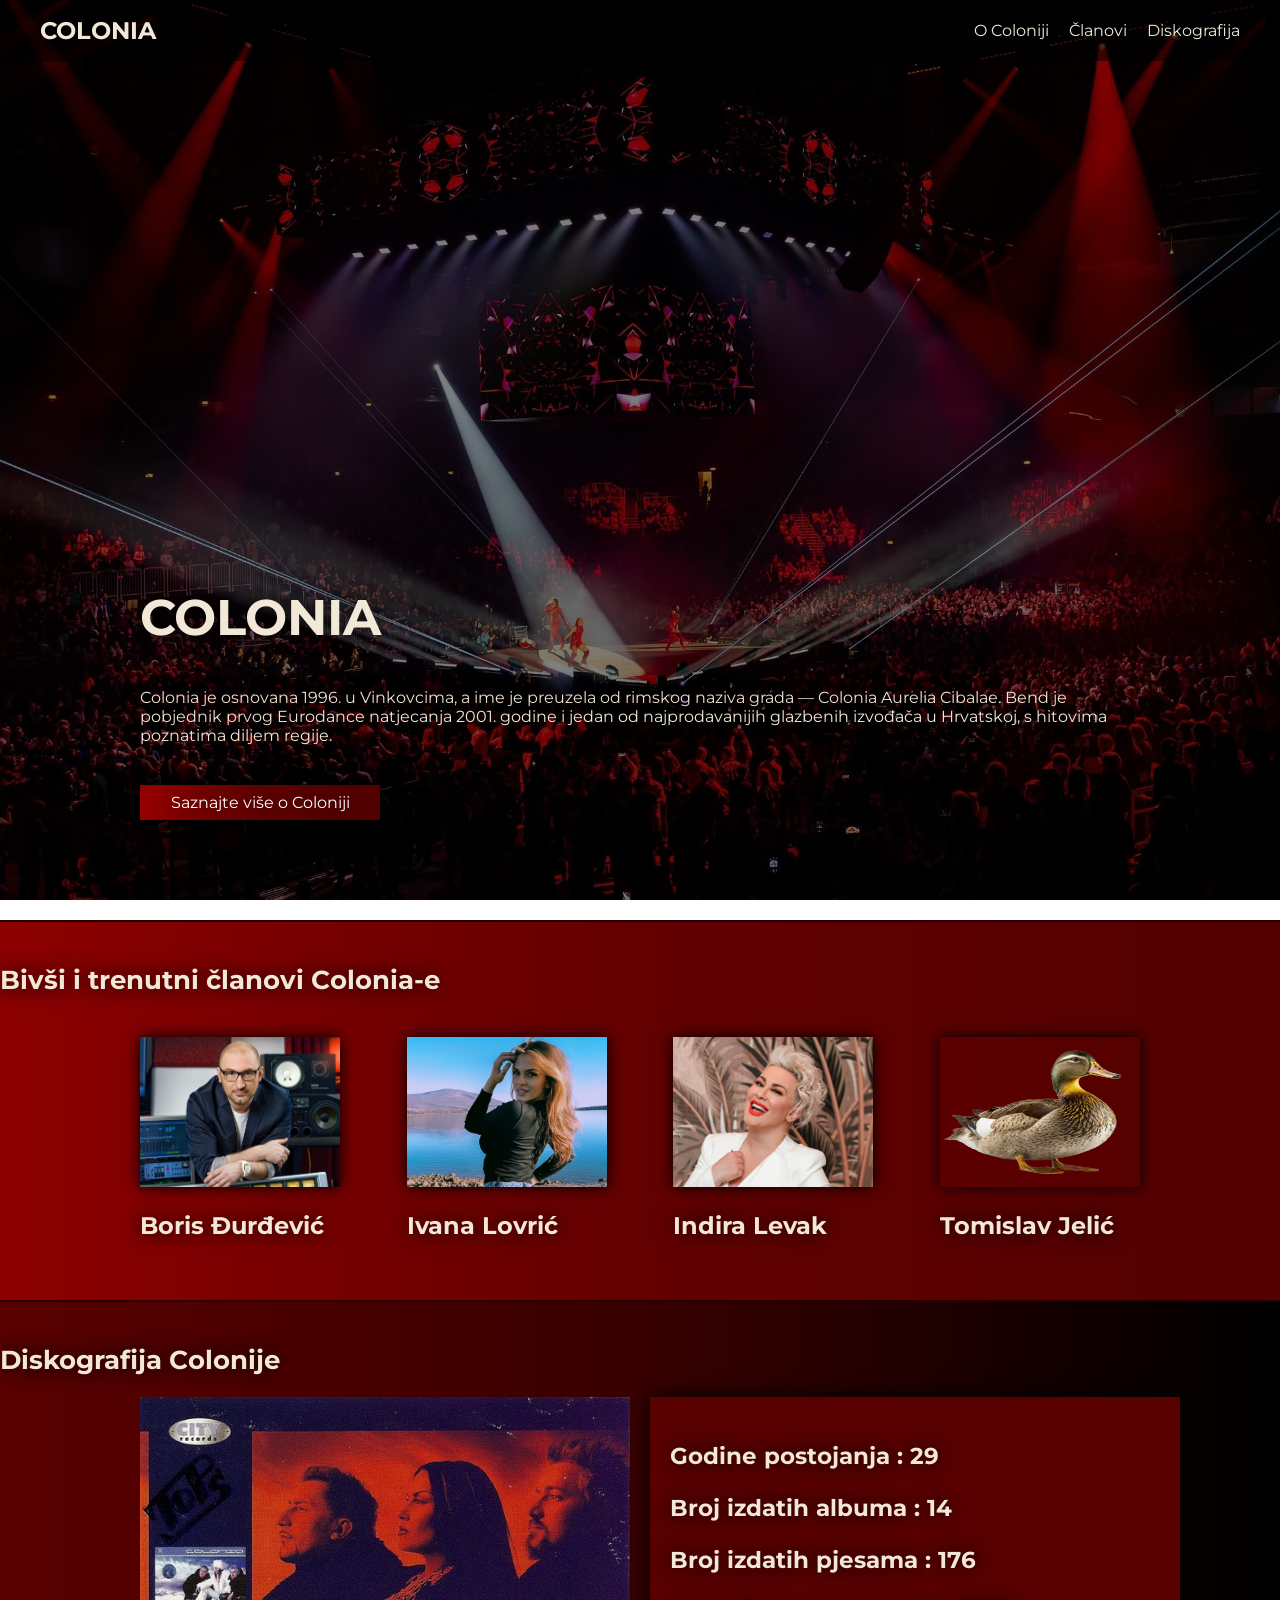
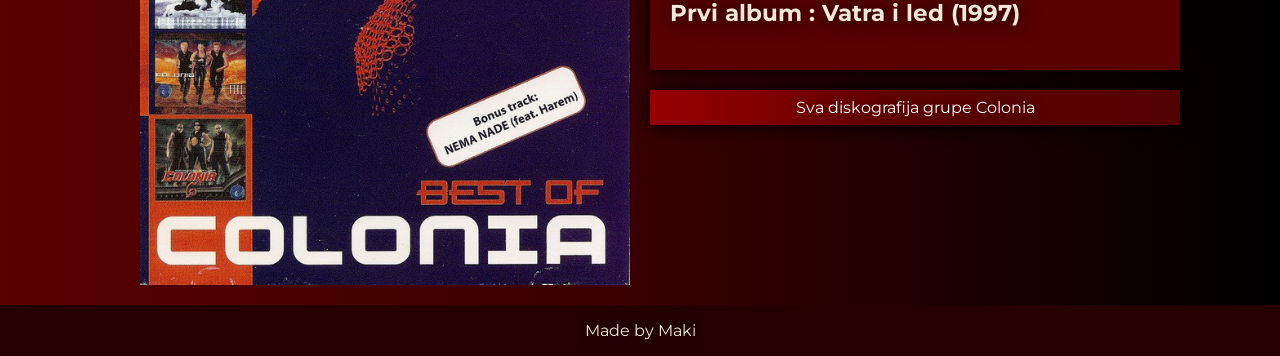
<file: index.html>
<!DOCTYPE html>
<html>
    <head>
        <title>Colonia - web stranica</title>
        <meta charset="utf-8">
        <link rel="stylesheet" href="style.css">
        <link href="https://fonts.googleapis.com/css2?family=Montserrat:wght@400;700&display=swap" rel="stylesheet">
    </head>

    <body>
        <div class="hero-background">
            <header>
                <div class="container">
                    <p class="logo"><a href="index.html">COLONIA</a></p>
                    <nav>
                        <a href="pages/about.html">O Coloniji</a>
                        <a href="#members">Članovi</a>
                        <a href="#discography">Diskografija</a>
                    </nav>
                 </div>
            </header>
        
            <section class="hero">
                <div class="container">
                    <main>
                        <h1>COLONIA</h1>
                        <p>Colonia je osnovana 1996. u Vinkovcima, a ime je preuzela od rimskog naziva grada — Colonia Aurelia Cibalae. Bend je pobjednik prvog Eurodance natjecanja 2001. godine i jedan od najprodavanijih glazbenih izvođača u Hrvatskoj, s hitovima poznatima diljem regije.</p>
                        <a class="hero-button" href="pages/about.html">Saznajte više o Coloniji</a>
                    </main>
                </div>
            </section>
        </div>

        <section id="members">
            <h2 class="section-name">Bivši i trenutni članovi Colonia-e</h2>
            <div class="container">
                <div class="member"><a href="./pages/members/boris-djurdjevic.html">
                    <img src="./images/Boris-Djurdjevic-new.jpg" alt="Boris Đurđević">
                    <h2>Boris Đurđević</h2>
                </a></div>
                <div class="member"><a href="./pages/members/ivana-lovric.html">
                    <img src="./images/Ivana-Lovric-new.jpeg" alt="Ivana Lovrić">
                    <h2>Ivana Lovrić</h2>
                </a></div>
                <div class="member"><a href="./pages/members/indira-levak.html">
                    <img src="./images/Indira-Levak-new.jpeg" alt="Indira Levak">
                    <h2>Indira Levak</h2>
               </a> </div>
                <div class="member"><a href="./pages/members/tomislav-jelic.html">
                    <img src="./images/tomislavjelic.png" alt="Tomislav Jelić">
                    <h2>Tomislav Jelić</h2>
                </a></div>
            </div>
        </section>

        <section id="discography">
            <h2 class="section-name">Diskografija Colonije</h2>
            <div class="container">
                <div class="discography-section">
                    <img src="images/Best-of-Colonia.jpg" alt="Best of Colonia" class="discography-image">
                    <div class="discography-text">
                        <div class="discography-info">
                            <h3>Godine postojanja : 29</h3>
                            <h3>Broj izdatih albuma : 14</h3>
                            <h3>Broj izdatih pjesama : 176</h3>
                            <h3>Prvi album : Vatra i led (1997)</h3>
                        </div>
                        <a class="discography-button" href="pages/discography.html">Sva diskografija grupe Colonia</a>
                    </div>
                </div>
            </div>
        </section>
<!-- Izbrisan je dio sa quote i poziv na akciju zato jer nije potrebno za moju konačnu viziju stranice -->
        <footer>
            <div class="container">
                <p>Made by <a href="https://github.com/rakicdev">Maki</a></p>
            </div>
        </footer>
    </body>
</html>
</file>
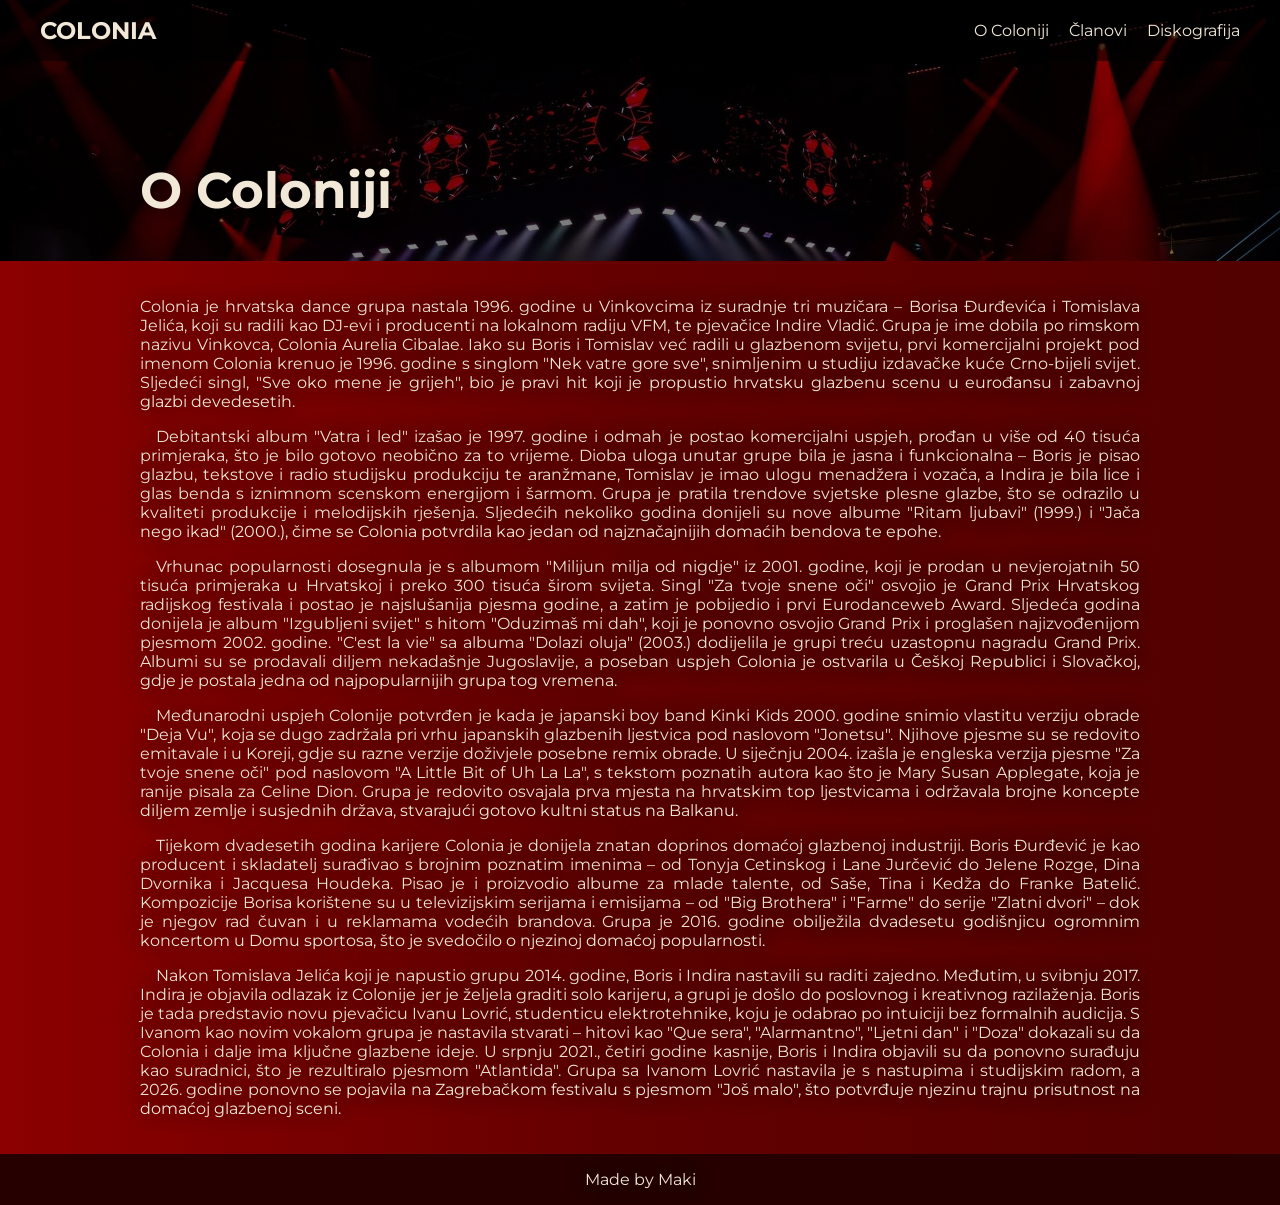
<file: pages/about.html>
<!DOCTYPE html>
<html>
<head>
    <meta charset="UTF-8">
    <link rel="stylesheet" href="../style.css">
    <link href="https://fonts.googleapis.com/css2?family=Montserrat:wght@400;700&display=swap" rel="stylesheet">
    <title>Colonia - O Coloniji</title>
</head>
<body>
    <div class="hero-background members-page">
            <header>
                <div class="container">
                    <p class="logo"><a href="../index.html">COLONIA</a></p>
                    <nav>
                        <a href="about.html">O Coloniji</a>
                        <a href="../index.html#members">Članovi</a>
                        <a>Diskografija</a>
                    </nav>
                 </div>
            </header>
        
            <section class="naslov">
                <div class="container">
                    <main>
                        <h1>O Coloniji</h1>
                    </main>
                </div>
            </section>
        </div>

        <section id="about-info">
            <div class="container">
                <p>Colonia je hrvatska dance grupa nastala 1996. godine u Vinkovcima iz suradnje tri muzičara – Borisa Đurđevića i Tomislava Jelića, koji su radili kao DJ-evi i producenti na lokalnom radiju VFM, te pjevačice Indire Vladić. Grupa je ime dobila po rimskom nazivu Vinkovca, Colonia Aurelia Cibalae. Iako su Boris i Tomislav već radili u glazbenom svijetu, prvi komercijalni projekt pod imenom Colonia krenuo je 1996. godine s singlom "Nek vatre gore sve", snimljenim u studiju izdavačke kuće Crno-bijeli svijet. Sljedeći singl, "Sve oko mene je grijeh", bio je pravi hit koji je propustio hrvatsku glazbenu scenu u eurođansu i zabavnoj glazbi devedesetih.</p>
                <p>&emsp;Debitantski album "Vatra i led" izašao je 1997. godine i odmah je postao komercijalni uspjeh, prođan u više od 40 tisuća primjeraka, što je bilo gotovo neobično za to vrijeme. Dioba uloga unutar grupe bila je jasna i funkcionalna – Boris je pisao glazbu, tekstove i radio studijsku produkciju te aranžmane, Tomislav je imao ulogu menadžera i vozača, a Indira je bila lice i glas benda s iznimnom scenskom energijom i šarmom. Grupa je pratila trendove svjetske plesne glazbe, što se odrazilo u kvaliteti produkcije i melodijskih rješenja. Sljedećih nekoliko godina donijeli su nove albume "Ritam ljubavi" (1999.) i "Jača nego ikad" (2000.), čime se Colonia potvrdila kao jedan od najznačajnijih domaćih bendova te epohe.</p>
                <p>&emsp;Vrhunac popularnosti dosegnula je s albumom "Milijun milja od nigdje" iz 2001. godine, koji je prodan u nevjerojatnih 50 tisuća primjeraka u Hrvatskoj i preko 300 tisuća širom svijeta. Singl "Za tvoje snene oči" osvojio je Grand Prix Hrvatskog radijskog festivala i postao je najslušanija pjesma godine, a zatim je pobijedio i prvi Eurodanceweb Award. Sljedeća godina donijela je album "Izgubljeni svijet" s hitom "Oduzimaš mi dah", koji je ponovno osvojio Grand Prix i proglašen najizvođenijom pjesmom 2002. godine. "C'est la vie" sa albuma "Dolazi oluja" (2003.) dodijelila je grupi treću uzastopnu nagradu Grand Prix. Albumi su se prodavali diljem nekadašnje Jugoslavije, a poseban uspjeh Colonia je ostvarila u Češkoj Republici i Slovačkoj, gdje je postala jedna od najpopularnijih grupa tog vremena.</p>
                <p>&emsp;Međunarodni uspjeh Colonije potvrđen je kada je japanski boy band Kinki Kids 2000. godine snimio vlastitu verziju obrade "Deja Vu", koja se dugo zadržala pri vrhu japanskih glazbenih ljestvica pod naslovom "Jonetsu". Njihove pjesme su se redovito emitavale i u Koreji, gdje su razne verzije doživjele posebne remix obrade. U siječnju 2004. izašla je engleska verzija pjesme "Za tvoje snene oči" pod naslovom "A Little Bit of Uh La La", s tekstom poznatih autora kao što je Mary Susan Applegate, koja je ranije pisala za Celine Dion. Grupa je redovito osvajala prva mjesta na hrvatskim top ljestvicama i održavala brojne koncepte diljem zemlje i susjednih država, stvarajući gotovo kultni status na Balkanu.</p>
                <p>&emsp;Tijekom dvadesetih godina karijere Colonia je donijela znatan doprinos domaćoj glazbenoj industriji. Boris Đurđević je kao producent i skladatelj surađivao s brojnim poznatim imenima – od Tonyja Cetinskog i Lane Jurčević do Jelene Rozge, Dina Dvornika i Jacquesa Houdeka. Pisao je i proizvodio albume za mlade talente, od Saše, Tina i Kedža do Franke Batelić. Kompozicije Borisa korištene su u televizijskim serijama i emisijama – od "Big Brothera" i "Farme" do serije "Zlatni dvori" – dok je njegov rad čuvan i u reklamama vodećih brandova. Grupa je 2016. godine obilježila dvadesetu godišnjicu ogromnim koncertom u Domu sportosa, što je svedočilo o njezinoj domaćoj popularnosti.</p>
                <p>&emsp;Nakon Tomislava Jelića koji je napustio grupu 2014. godine, Boris i Indira nastavili su raditi zajedno. Međutim, u svibnju 2017. Indira je objavila odlazak iz Colonije jer je željela graditi solo karijeru, a grupi je došlo do poslovnog i kreativnog razilaženja. Boris je tada predstavio novu pjevačicu Ivanu Lovrić, studenticu elektrotehnike, koju je odabrao po intuiciji bez formalnih audicija. S Ivanom kao novim vokalom grupa je nastavila stvarati – hitovi kao "Que sera", "Alarmantno", "Ljetni dan" i "Doza" dokazali su da Colonia i dalje ima ključne glazbene ideje. U srpnju 2021., četiri godine kasnije, Boris i Indira objavili su da ponovno surađuju kao suradnici, što je rezultiralo pjesmom "Atlantida". Grupa sa Ivanom Lovrić nastavila je s nastupima i studijskim radom, a 2026. godine ponovno se pojavila na Zagrebačkom festivalu s pjesmom "Još malo", što potvrđuje njezinu trajnu prisutnost na domaćoj glazbenoj sceni.</p>
            </div>
        </section>

        <footer>
            <div class="container">
                <p>Made by <a href="https://github.com/rakicdev">Maki</a></p>
            </div>
        </footer>
</body>
</html>
</file>
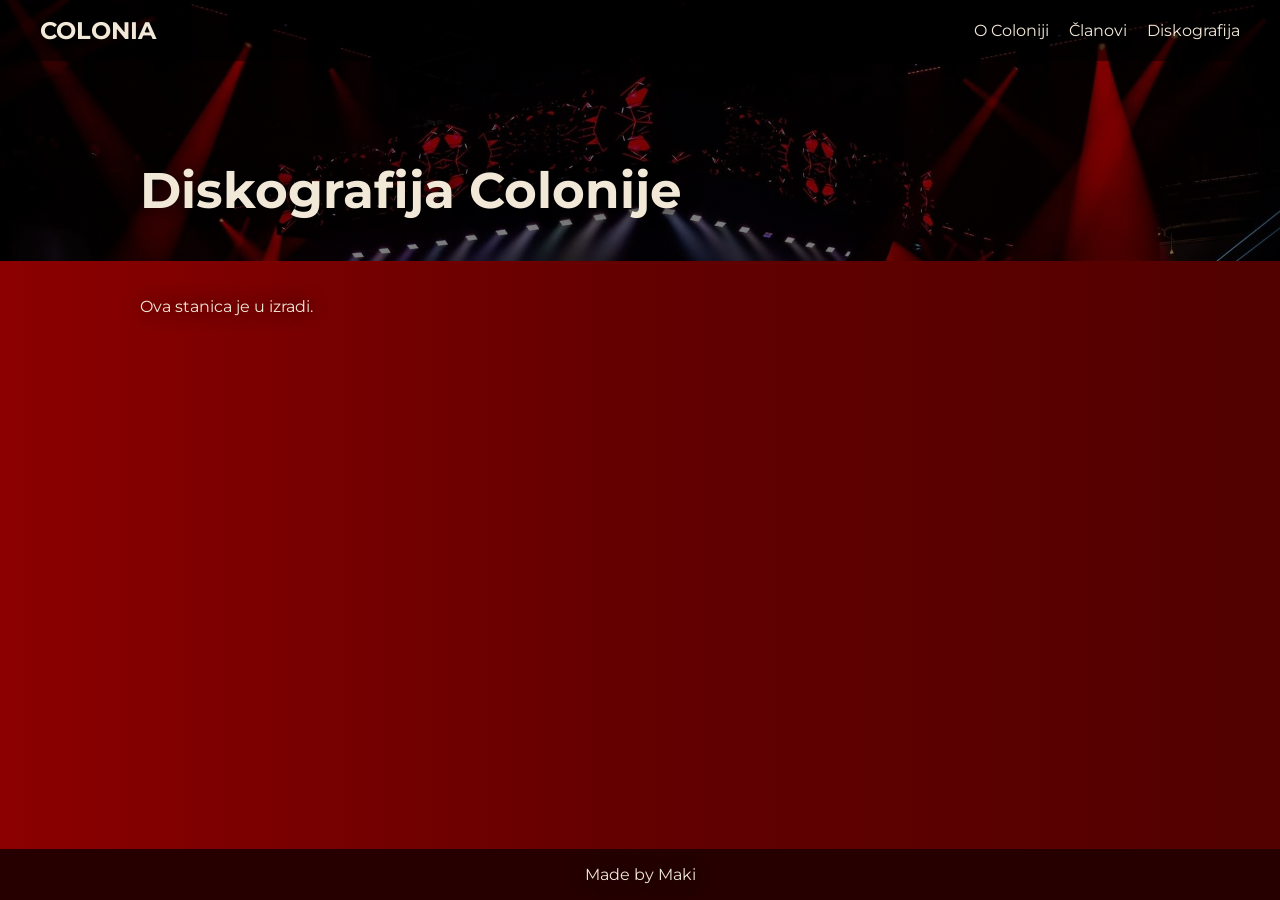
<file: pages/discography.html>
<!DOCTYPE html>
<html>
<head>
    <meta charset="UTF-8">
    <link rel="stylesheet" href="../style.css">
    <link href="https://fonts.googleapis.com/css2?family=Montserrat:wght@400;700&display=swap" rel="stylesheet">
    <title>Colonia - Diskografija</title>
</head>
<body>
    <div class="hero-background members-page">
            <header>
                <div class="container">
                    <p class="logo"><a href="../index.html">COLONIA</a></p>
                    <nav>
                        <a href="../pages/about.html">O Coloniji</a>
                        <a href="../index.html#members">Članovi</a>
                        <a href="discography.html">Diskografija</a>
                    </nav>
                 </div>
            </header>
        
            <section class="naslov">
                <div class="container">
                    <main>
                        <h1>Diskografija Colonije</h1>
                    </main>
                </div>
            </section>
        </div>

        <section id="discography-info">
            <div class="container">
                <p>Ova stanica je u izradi.</p>
            </div>
        </section>

        <footer>
            <div class="container">
                <p>Made by <a href="https://github.com/rakicdev">Maki</a></p>
            </div>
        </footer>
</body>
</html>
</file>
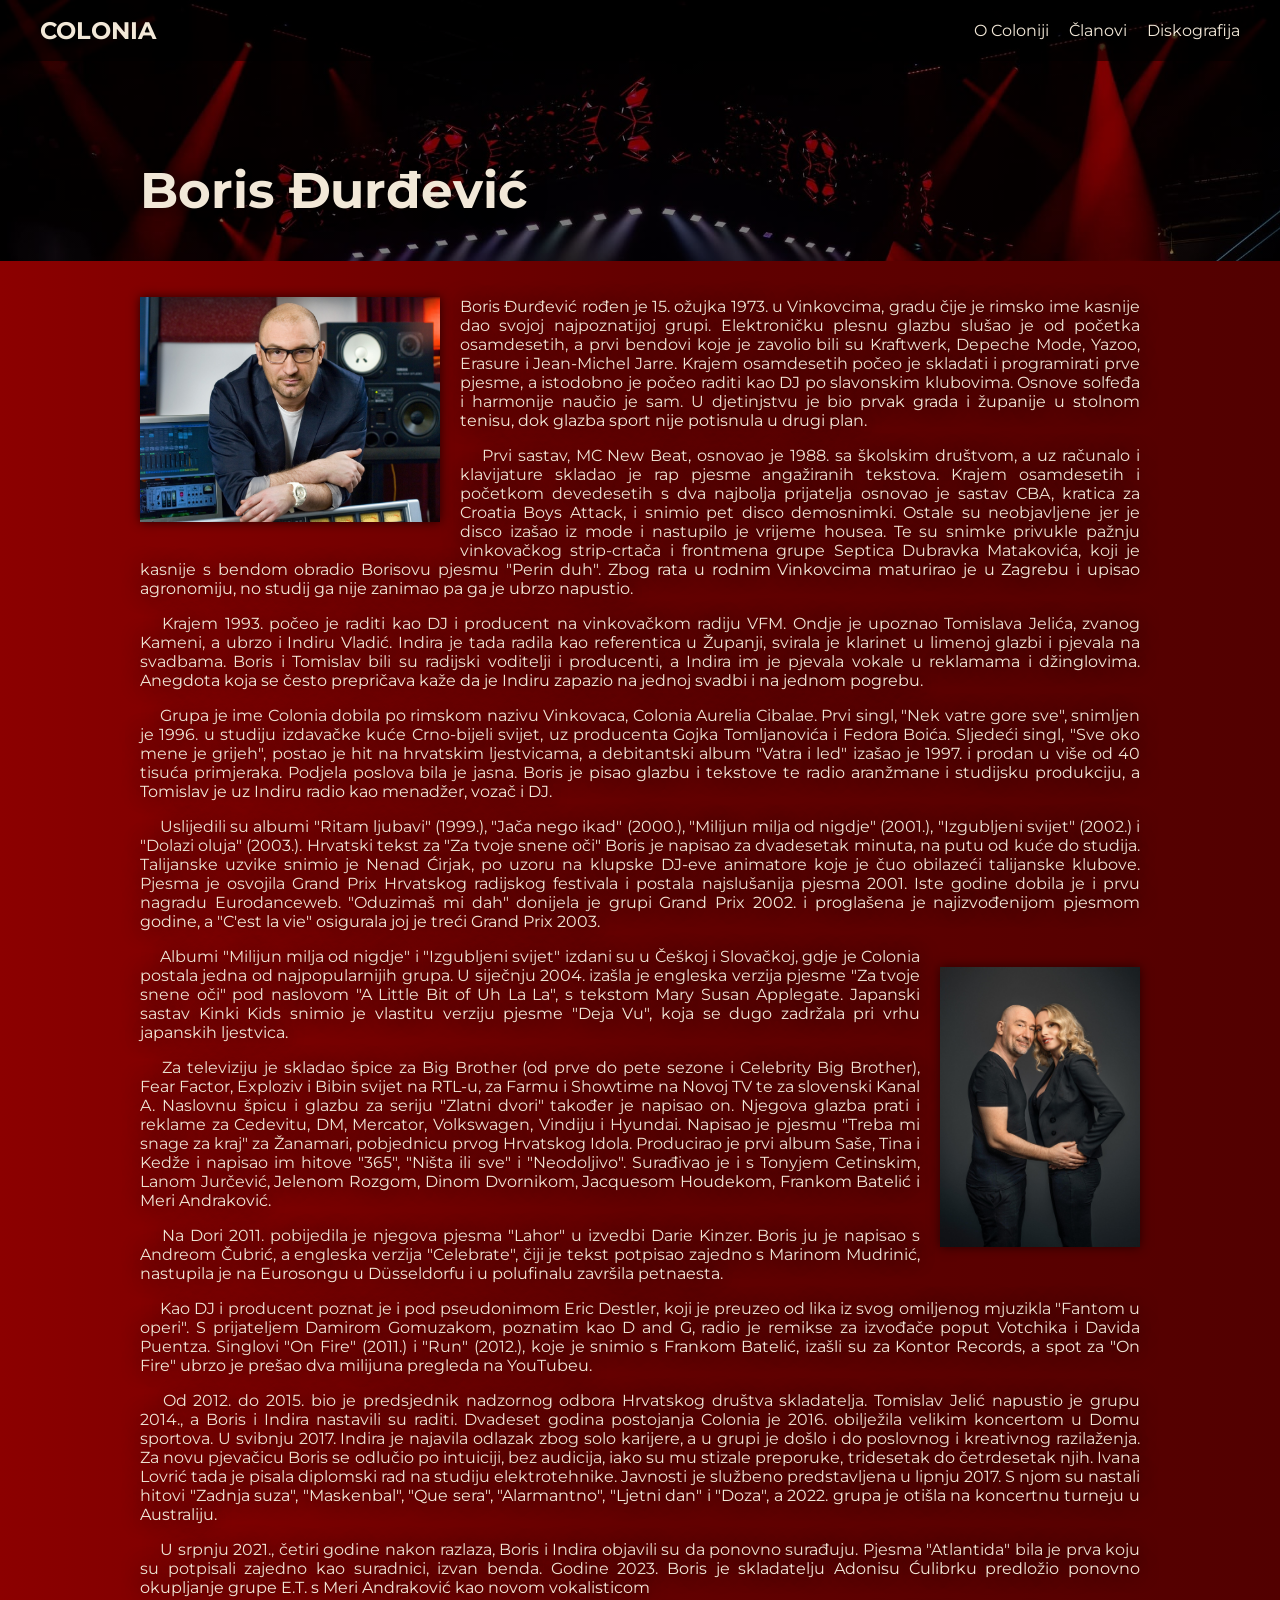
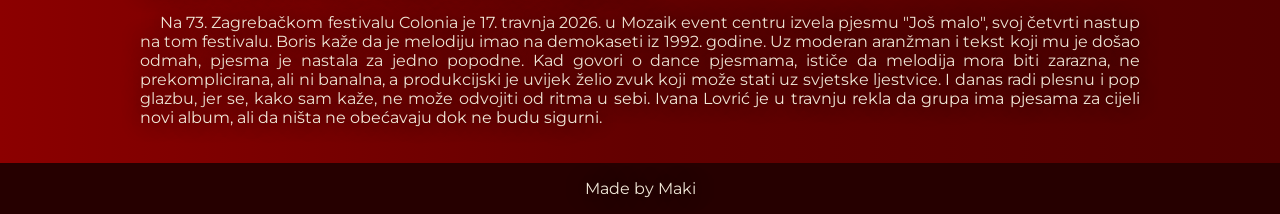
<file: pages/members/boris-djurdjevic.html>
<!DOCTYPE html>
<html lang="hr">
<head>
    <meta charset="UTF-8">
    <link rel="stylesheet" href="../../style.css">
    <link href="https://fonts.googleapis.com/css2?family=Montserrat:wght@400;700&display=swap" rel="stylesheet">
    <title>Colonia - Boris Đurđević</title>
</head>
<body>
    <div class="hero-background members-page">
            <header>
                <div class="container">
                    <p class="logo"><a href="../../index.html">COLONIA</a></p>
                    <nav>
                        <a href="../about.html">O Coloniji</a>
                        <a href="../../index.html#members">Članovi</a>
                        <a href="../discography.html">Diskografija</a>
                    </nav>
                 </div>
            </header>
        
            <section class="naslov">
                <div class="container">
                    <main>
                        <h1>Boris Đurđević</h1>
                    </main>
                </div>
            </section>
        </div>

        <section id="member-info">
            <div class="container">
                <img src="../../images/Boris-Djurdjevic-new.jpg" id="image1">
                <p>Boris Đurđević rođen je 15. ožujka 1973. u Vinkovcima, gradu čije je rimsko ime kasnije dao svojoj najpoznatijoj grupi. Elektroničku plesnu glazbu slušao je od početka osamdesetih, a prvi bendovi koje je zavolio bili su Kraftwerk, Depeche Mode, Yazoo, Erasure i Jean-Michel Jarre. Krajem osamdesetih počeo je skladati i programirati prve pjesme, a istodobno je počeo raditi kao DJ po slavonskim klubovima. Osnove solfeđa i harmonije naučio je sam. U djetinjstvu je bio prvak grada i županije u stolnom tenisu, dok glazba sport nije potisnula u drugi plan.</p>
                <p>&emsp; Prvi sastav, MC New Beat, osnovao je 1988. sa školskim društvom, a uz računalo i klavijature skladao je rap pjesme angažiranih tekstova. Krajem osamdesetih i početkom devedesetih s dva najbolja prijatelja osnovao je sastav CBA, kratica za Croatia Boys Attack, i snimio pet disco demosnimki. Ostale su neobjavljene jer je disco izašao iz mode i nastupilo je vrijeme housea. Te su snimke privukle pažnju vinkovačkog strip-crtača i frontmena grupe Septica Dubravka Matakovića, koji je kasnije s bendom obradio Borisovu pjesmu "Perin duh". Zbog rata u rodnim Vinkovcima maturirao je u Zagrebu i upisao agronomiju, no studij ga nije zanimao pa ga je ubrzo napustio.</p>
                <p>&emsp; Krajem 1993. počeo je raditi kao DJ i producent na vinkovačkom radiju VFM. Ondje je upoznao Tomislava Jelića, zvanog Kameni, a ubrzo i Indiru Vladić. Indira je tada radila kao referentica u Županji, svirala je klarinet u limenoj glazbi i pjevala na svadbama. Boris i Tomislav bili su radijski voditelji i producenti, a Indira im je pjevala vokale u reklamama i džinglovima. Anegdota koja se često prepričava kaže da je Indiru zapazio na jednoj svadbi i na jednom pogrebu.</p>
                <p>&emsp; Grupa je ime Colonia dobila po rimskom nazivu Vinkovaca, Colonia Aurelia Cibalae. Prvi singl, "Nek vatre gore sve", snimljen je 1996. u studiju izdavačke kuće Crno-bijeli svijet, uz producenta Gojka Tomljanovića i Fedora Boića. Sljedeći singl, "Sve oko mene je grijeh", postao je hit na hrvatskim ljestvicama, a debitantski album "Vatra i led" izašao je 1997. i prodan u više od 40 tisuća primjeraka. Podjela poslova bila je jasna. Boris je pisao glazbu i tekstove te radio aranžmane i studijsku produkciju, a Tomislav je uz Indiru radio kao menadžer, vozač i DJ.</p>
                <p>&emsp; Uslijedili su albumi "Ritam ljubavi" (1999.), "Jača nego ikad" (2000.), "Milijun milja od nigdje" (2001.), "Izgubljeni svijet" (2002.) i "Dolazi oluja" (2003.). Hrvatski tekst za "Za tvoje snene oči" Boris je napisao za dvadesetak minuta, na putu od kuće do studija. Talijanske uzvike snimio je Nenad Ćirjak, po uzoru na klupske DJ-eve animatore koje je čuo obilazeći talijanske klubove. Pjesma je osvojila Grand Prix Hrvatskog radijskog festivala i postala najslušanija pjesma 2001. Iste godine dobila je i prvu nagradu Eurodanceweb. "Oduzimaš mi dah" donijela je grupi Grand Prix 2002. i proglašena je najizvođenijom pjesmom godine, a "C'est la vie" osigurala joj je treći Grand Prix 2003.</p>
                <img src="../../images/Boris-Djurdjevic-2.jpg" id="image2">
                <p>&emsp; Albumi "Milijun milja od nigdje" i "Izgubljeni svijet" izdani su u Češkoj i Slovačkoj, gdje je Colonia postala jedna od najpopularnijih grupa. U siječnju 2004. izašla je engleska verzija pjesme "Za tvoje snene oči" pod naslovom "A Little Bit of Uh La La", s tekstom Mary Susan Applegate. Japanski sastav Kinki Kids snimio je vlastitu verziju pjesme "Deja Vu", koja se dugo zadržala pri vrhu japanskih ljestvica.</p>
                <p>&emsp; Za televiziju je skladao špice za Big Brother (od prve do pete sezone i Celebrity Big Brother), Fear Factor, Exploziv i Bibin svijet na RTL-u, za Farmu i Showtime na Novoj TV te za slovenski Kanal A. Naslovnu špicu i glazbu za seriju "Zlatni dvori" također je napisao on. Njegova glazba prati i reklame za Cedevitu, DM, Mercator, Volkswagen, Vindiju i Hyundai. Napisao je pjesmu "Treba mi snage za kraj" za Žanamari, pobjednicu prvog Hrvatskog Idola. Producirao je prvi album Saše, Tina i Kedže i napisao im hitove "365", "Ništa ili sve" i "Neodoljivo". Surađivao je i s Tonyjem Cetinskim, Lanom Jurčević, Jelenom Rozgom, Dinom Dvornikom, Jacquesom Houdekom, Frankom Batelić i Meri Andraković.</p>
                <p>&emsp; Na Dori 2011. pobijedila je njegova pjesma "Lahor" u izvedbi Darie Kinzer. Boris ju je napisao s Andreom Čubrić, a engleska verzija "Celebrate", čiji je tekst potpisao zajedno s Marinom Mudrinić, nastupila je na Eurosongu u Düsseldorfu i u polufinalu završila petnaesta.</p>
                <p>&emsp; Kao DJ i producent poznat je i pod pseudonimom Eric Destler, koji je preuzeo od lika iz svog omiljenog mjuzikla "Fantom u operi". S prijateljem Damirom Gomuzakom, poznatim kao D and G, radio je remikse za izvođače poput Votchika i Davida Puentza. Singlovi "On Fire" (2011.) i "Run" (2012.), koje je snimio s Frankom Batelić, izašli su za Kontor Records, a spot za "On Fire" ubrzo je prešao dva milijuna pregleda na YouTubeu.</p>
                <p>&emsp; Od 2012. do 2015. bio je predsjednik nadzornog odbora Hrvatskog društva skladatelja. Tomislav Jelić napustio je grupu 2014., a Boris i Indira nastavili su raditi. Dvadeset godina postojanja Colonia je 2016. obilježila velikim koncertom u Domu sportova. U svibnju 2017. Indira je najavila odlazak zbog solo karijere, a u grupi je došlo i do poslovnog i kreativnog razilaženja. Za novu pjevačicu Boris se odlučio po intuiciji, bez audicija, iako su mu stizale preporuke, tridesetak do četrdesetak njih. Ivana Lovrić tada je pisala diplomski rad na studiju elektrotehnike. Javnosti je službeno predstavljena u lipnju 2017. S njom su nastali hitovi "Zadnja suza", "Maskenbal", "Que sera", "Alarmantno", "Ljetni dan" i "Doza", a 2022. grupa je otišla na koncertnu turneju u Australiju.</p>
                <p>&emsp; U srpnju 2021., četiri godine nakon razlaza, Boris i Indira objavili su da ponovno surađuju. Pjesma "Atlantida" bila je prva koju su potpisali zajedno kao suradnici, izvan benda. Godine 2023. Boris je skladatelju Adonisu Ćulibrku predložio ponovno okupljanje grupe E.T. s Meri Andraković kao novom vokalisticom</p>
                <p>&emsp; Na 73. Zagrebačkom festivalu Colonia je 17. travnja 2026. u Mozaik event centru izvela pjesmu "Još malo", svoj četvrti nastup na tom festivalu. Boris kaže da je melodiju imao na demokaseti iz 1992. godine. Uz moderan aranžman i tekst koji mu je došao odmah, pjesma je nastala za jedno popodne. Kad govori o dance pjesmama, ističe da melodija mora biti zarazna, ne prekomplicirana, ali ni banalna, a produkcijski je uvijek želio zvuk koji može stati uz svjetske ljestvice. I danas radi plesnu i pop glazbu, jer se, kako sam kaže, ne može odvojiti od ritma u sebi. Ivana Lovrić je u travnju rekla da grupa ima pjesama za cijeli novi album, ali da ništa ne obećavaju dok ne budu sigurni.</p>
            </div>
        </section>

        <footer>
            <div class="container">
                <p>Made by <a href="https://github.com/rakicdev">Maki</a></p>
            </div>
        </footer>
</body>
</html>
</file>
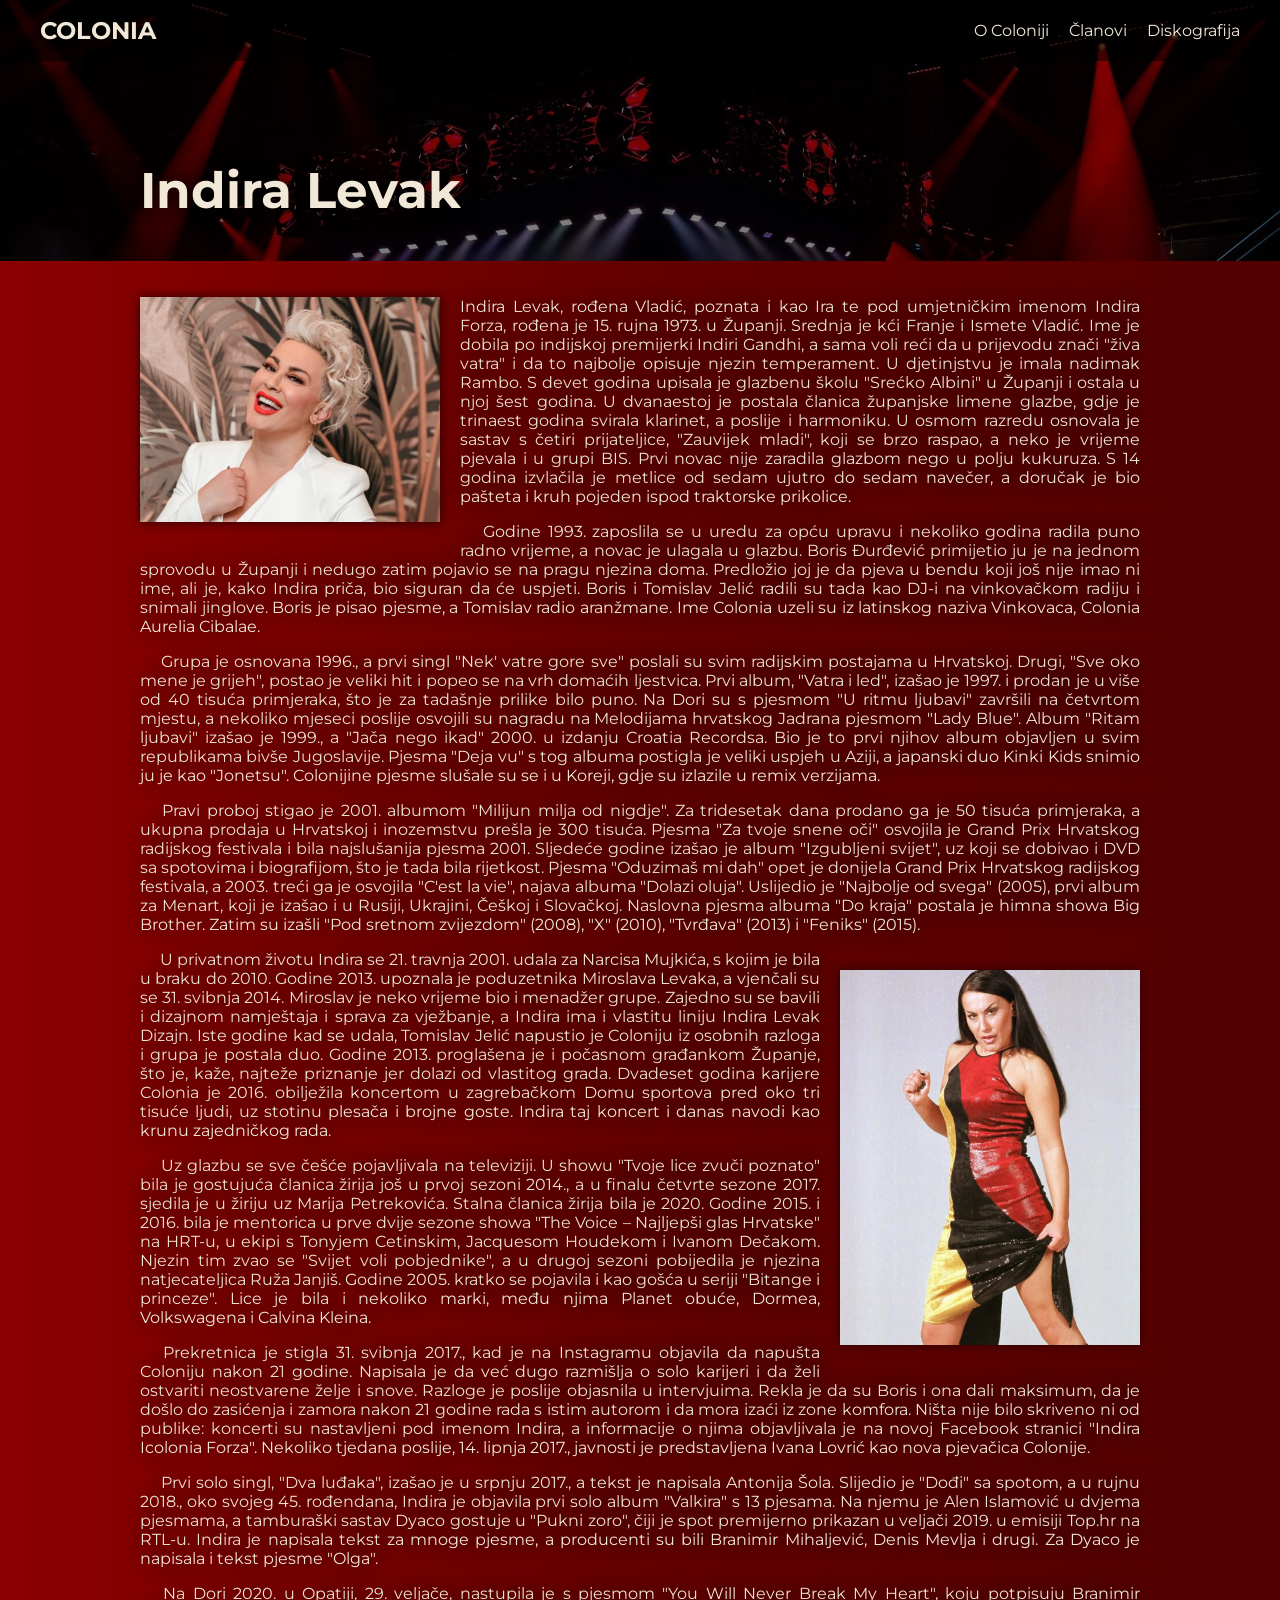
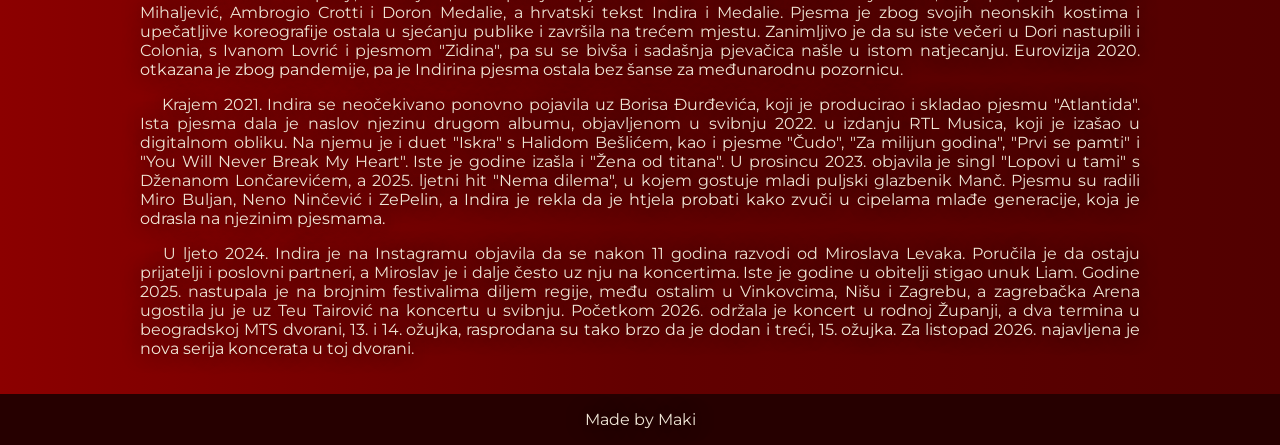
<file: pages/members/indira-levak.html>
<!DOCTYPE html>
<html lang="hr">
<head>
    <meta charset="UTF-8">
    <link rel="stylesheet" href="../../style.css">
    <link href="https://fonts.googleapis.com/css2?family=Montserrat:wght@400;700&display=swap" rel="stylesheet">
    <title>Colonia - Indira Levak</title>
</head>
<body>
    <div class="hero-background members-page">
            <header>
                <div class="container">
                    <p class="logo"><a href="../../index.html">COLONIA</a></p>
                    <nav>
                        <a href="../about.html">O Coloniji</a>
                        <a href="../../index.html#members">Članovi</a>
                        <a href="../discography.html">Diskografija</a>
                    </nav>
                 </div>
            </header>
        
            <section class="naslov">
                <div class="container">
                    <main>
                        <h1>Indira Levak</h1>
                    </main>
                </div>
            </section>
        </div>

        <section id="member-info">
            <div class="container">
                <img src="../../images/Indira-Levak-new.jpeg" id="image1">
                <p>Indira Levak, rođena Vladić, poznata i kao Ira te pod umjetničkim imenom Indira Forza, rođena je 15. rujna 1973. u Županji. Srednja je kći Franje i Ismete Vladić. Ime je dobila po indijskoj premijerki Indiri Gandhi, a sama voli reći da u prijevodu znači "živa vatra" i da to najbolje opisuje njezin temperament. U djetinjstvu je imala nadimak Rambo. S devet godina upisala je glazbenu školu "Srećko Albini" u Županji i ostala u njoj šest godina. U dvanaestoj je postala članica županjske limene glazbe, gdje je trinaest godina svirala klarinet, a poslije i harmoniku. U osmom razredu osnovala je sastav s četiri prijateljice, "Zauvijek mladi", koji se brzo raspao, a neko je vrijeme pjevala i u grupi BIS. Prvi novac nije zaradila glazbom nego u polju kukuruza. S 14 godina izvlačila je metlice od sedam ujutro do sedam navečer, a doručak je bio pašteta i kruh pojeden ispod traktorske prikolice.</p>
                <p>&emsp; Godine 1993. zaposlila se u uredu za opću upravu i nekoliko godina radila puno radno vrijeme, a novac je ulagala u glazbu. Boris Đurđević primijetio ju je na jednom sprovodu u Županji i nedugo zatim pojavio se na pragu njezina doma. Predložio joj je da pjeva u bendu koji još nije imao ni ime, ali je, kako Indira priča, bio siguran da će uspjeti. Boris i Tomislav Jelić radili su tada kao DJ-i na vinkovačkom radiju i snimali jinglove. Boris je pisao pjesme, a Tomislav radio aranžmane. Ime Colonia uzeli su iz latinskog naziva Vinkovaca, Colonia Aurelia Cibalae.</p>
                <p>&emsp; Grupa je osnovana 1996., a prvi singl "Nek' vatre gore sve" poslali su svim radijskim postajama u Hrvatskoj. Drugi, "Sve oko mene je grijeh", postao je veliki hit i popeo se na vrh domaćih ljestvica. Prvi album, "Vatra i led", izašao je 1997. i prodan je u više od 40 tisuća primjeraka, što je za tadašnje prilike bilo puno. Na Dori su s pjesmom "U ritmu ljubavi" završili na četvrtom mjestu, a nekoliko mjeseci poslije osvojili su nagradu na Melodijama hrvatskog Jadrana pjesmom "Lady Blue". Album "Ritam ljubavi" izašao je 1999., a "Jača nego ikad" 2000. u izdanju Croatia Recordsa. Bio je to prvi njihov album objavljen u svim republikama bivše Jugoslavije. Pjesma "Deja vu" s tog albuma postigla je veliki uspjeh u Aziji, a japanski duo Kinki Kids snimio ju je kao "Jonetsu". Colonijine pjesme slušale su se i u Koreji, gdje su izlazile u remix verzijama.</p>
                <p>&emsp; Pravi proboj stigao je 2001. albumom "Milijun milja od nigdje". Za tridesetak dana prodano ga je 50 tisuća primjeraka, a ukupna prodaja u Hrvatskoj i inozemstvu prešla je 300 tisuća. Pjesma "Za tvoje snene oči" osvojila je Grand Prix Hrvatskog radijskog festivala i bila najslušanija pjesma 2001. Sljedeće godine izašao je album "Izgubljeni svijet", uz koji se dobivao i DVD sa spotovima i biografijom, što je tada bila rijetkost. Pjesma "Oduzimaš mi dah" opet je donijela Grand Prix Hrvatskog radijskog festivala, a 2003. treći ga je osvojila "C'est la vie", najava albuma "Dolazi oluja". Uslijedio je "Najbolje od svega" (2005), prvi album za Menart, koji je izašao i u Rusiji, Ukrajini, Češkoj i Slovačkoj. Naslovna pjesma albuma "Do kraja" postala je himna showa Big Brother. Zatim su izašli "Pod sretnom zvijezdom" (2008), "X" (2010), "Tvrđava" (2013) i "Feniks" (2015).</p>
                <img src="../../images/Indira-Levak-2.jpg" id="image4">
                <p>&emsp; U privatnom životu Indira se 21. travnja 2001. udala za Narcisa Mujkića, s kojim je bila u braku do 2010. Godine 2013. upoznala je poduzetnika Miroslava Levaka, a vjenčali su se 31. svibnja 2014. Miroslav je neko vrijeme bio i menadžer grupe. Zajedno su se bavili i dizajnom namještaja i sprava za vježbanje, a Indira ima i vlastitu liniju Indira Levak Dizajn. Iste godine kad se udala, Tomislav Jelić napustio je Coloniju iz osobnih razloga i grupa je postala duo. Godine 2013. proglašena je i počasnom građankom Županje, što je, kaže, najteže priznanje jer dolazi od vlastitog grada. Dvadeset godina karijere Colonia je 2016. obilježila koncertom u zagrebačkom Domu sportova pred oko tri tisuće ljudi, uz stotinu plesača i brojne goste. Indira taj koncert i danas navodi kao krunu zajedničkog rada.</p>
                <p>&emsp; Uz glazbu se sve češće pojavljivala na televiziji. U showu "Tvoje lice zvuči poznato" bila je gostujuća članica žirija još u prvoj sezoni 2014., a u finalu četvrte sezone 2017. sjedila je u žiriju uz Marija Petrekovića. Stalna članica žirija bila je 2020. Godine 2015. i 2016. bila je mentorica u prve dvije sezone showa "The Voice – Najljepši glas Hrvatske" na HRT-u, u ekipi s Tonyjem Cetinskim, Jacquesom Houdekom i Ivanom Dečakom. Njezin tim zvao se "Svijet voli pobjednike", a u drugoj sezoni pobijedila je njezina natjecateljica Ruža Janjiš. Godine 2005. kratko se pojavila i kao gošća u seriji "Bitange i princeze". Lice je bila i nekoliko marki, među njima Planet obuće, Dormea, Volkswagena i Calvina Kleina.</p>
                <p>&emsp; Prekretnica je stigla 31. svibnja 2017., kad je na Instagramu objavila da napušta Coloniju nakon 21 godine. Napisala je da već dugo razmišlja o solo karijeri i da želi ostvariti neostvarene želje i snove. Razloge je poslije objasnila u intervjuima. Rekla je da su Boris i ona dali maksimum, da je došlo do zasićenja i zamora nakon 21 godine rada s istim autorom i da mora izaći iz zone komfora. Ništa nije bilo skriveno ni od publike: koncerti su nastavljeni pod imenom Indira, a informacije o njima objavljivala je na novoj Facebook stranici "Indira Icolonia Forza". Nekoliko tjedana poslije, 14. lipnja 2017., javnosti je predstavljena Ivana Lovrić kao nova pjevačica Colonije.</p>
                <p>&emsp; Prvi solo singl, "Dva luđaka", izašao je u srpnju 2017., a tekst je napisala Antonija Šola. Slijedio je "Dođi" sa spotom, a u rujnu 2018., oko svojeg 45. rođendana, Indira je objavila prvi solo album "Valkira" s 13 pjesama. Na njemu je Alen Islamović u dvjema pjesmama, a tamburaški sastav Dyaco gostuje u "Pukni zoro", čiji je spot premijerno prikazan u veljači 2019. u emisiji Top.hr na RTL-u. Indira je napisala tekst za mnoge pjesme, a producenti su bili Branimir Mihaljević, Denis Mevlja i drugi. Za Dyaco je napisala i tekst pjesme "Olga".</p>
                <p>&emsp; Na Dori 2020. u Opatiji, 29. veljače, nastupila je s pjesmom "You Will Never Break My Heart", koju potpisuju Branimir Mihaljević, Ambrogio Crotti i Doron Medalie, a hrvatski tekst Indira i Medalie. Pjesma je zbog svojih neonskih kostima i upečatljive koreografije ostala u sjećanju publike i završila na trećem mjestu. Zanimljivo je da su iste večeri u Dori nastupili i Colonia, s Ivanom Lovrić i pjesmom "Zidina", pa su se bivša i sadašnja pjevačica našle u istom natjecanju. Eurovizija 2020. otkazana je zbog pandemije, pa je Indirina pjesma ostala bez šanse za međunarodnu pozornicu.</p>
                <p>&emsp; Krajem 2021. Indira se neočekivano ponovno pojavila uz Borisa Đurđevića, koji je producirao i skladao pjesmu "Atlantida". Ista pjesma dala je naslov njezinu drugom albumu, objavljenom u svibnju 2022. u izdanju RTL Musica, koji je izašao u digitalnom obliku. Na njemu je i duet "Iskra" s Halidom Bešlićem, kao i pjesme "Čudo", "Za milijun godina", "Prvi se pamti" i "You Will Never Break My Heart". Iste je godine izašla i "Žena od titana". U prosincu 2023. objavila je singl "Lopovi u tami" s Dženanom Lončarevićem, a 2025. ljetni hit "Nema dilema", u kojem gostuje mladi puljski glazbenik Manč. Pjesmu su radili Miro Buljan, Neno Ninčević i ZePelin, a Indira je rekla da je htjela probati kako zvuči u cipelama mlađe generacije, koja je odrasla na njezinim pjesmama.</p>
                <p>&emsp; U ljeto 2024. Indira je na Instagramu objavila da se nakon 11 godina razvodi od Miroslava Levaka. Poručila je da ostaju prijatelji i poslovni partneri, a Miroslav je i dalje često uz nju na koncertima. Iste je godine u obitelji stigao unuk Liam. Godine 2025. nastupala je na brojnim festivalima diljem regije, među ostalim u Vinkovcima, Nišu i Zagrebu, a zagrebačka Arena ugostila ju je uz Teu Tairović na koncertu u svibnju. Početkom 2026. održala je koncert u rodnoj Županji, a dva termina u beogradskoj MTS dvorani, 13. i 14. ožujka, rasprodana su tako brzo da je dodan i treći, 15. ožujka. Za listopad 2026. najavljena je nova serija koncerata u toj dvorani.</p>
            </div>
        </section>

        <footer>
            <div class="container">
                <p>Made by <a href="https://github.com/rakicdev">Maki</a></p>
            </div>
        </footer>
</body>
</html>
</file>
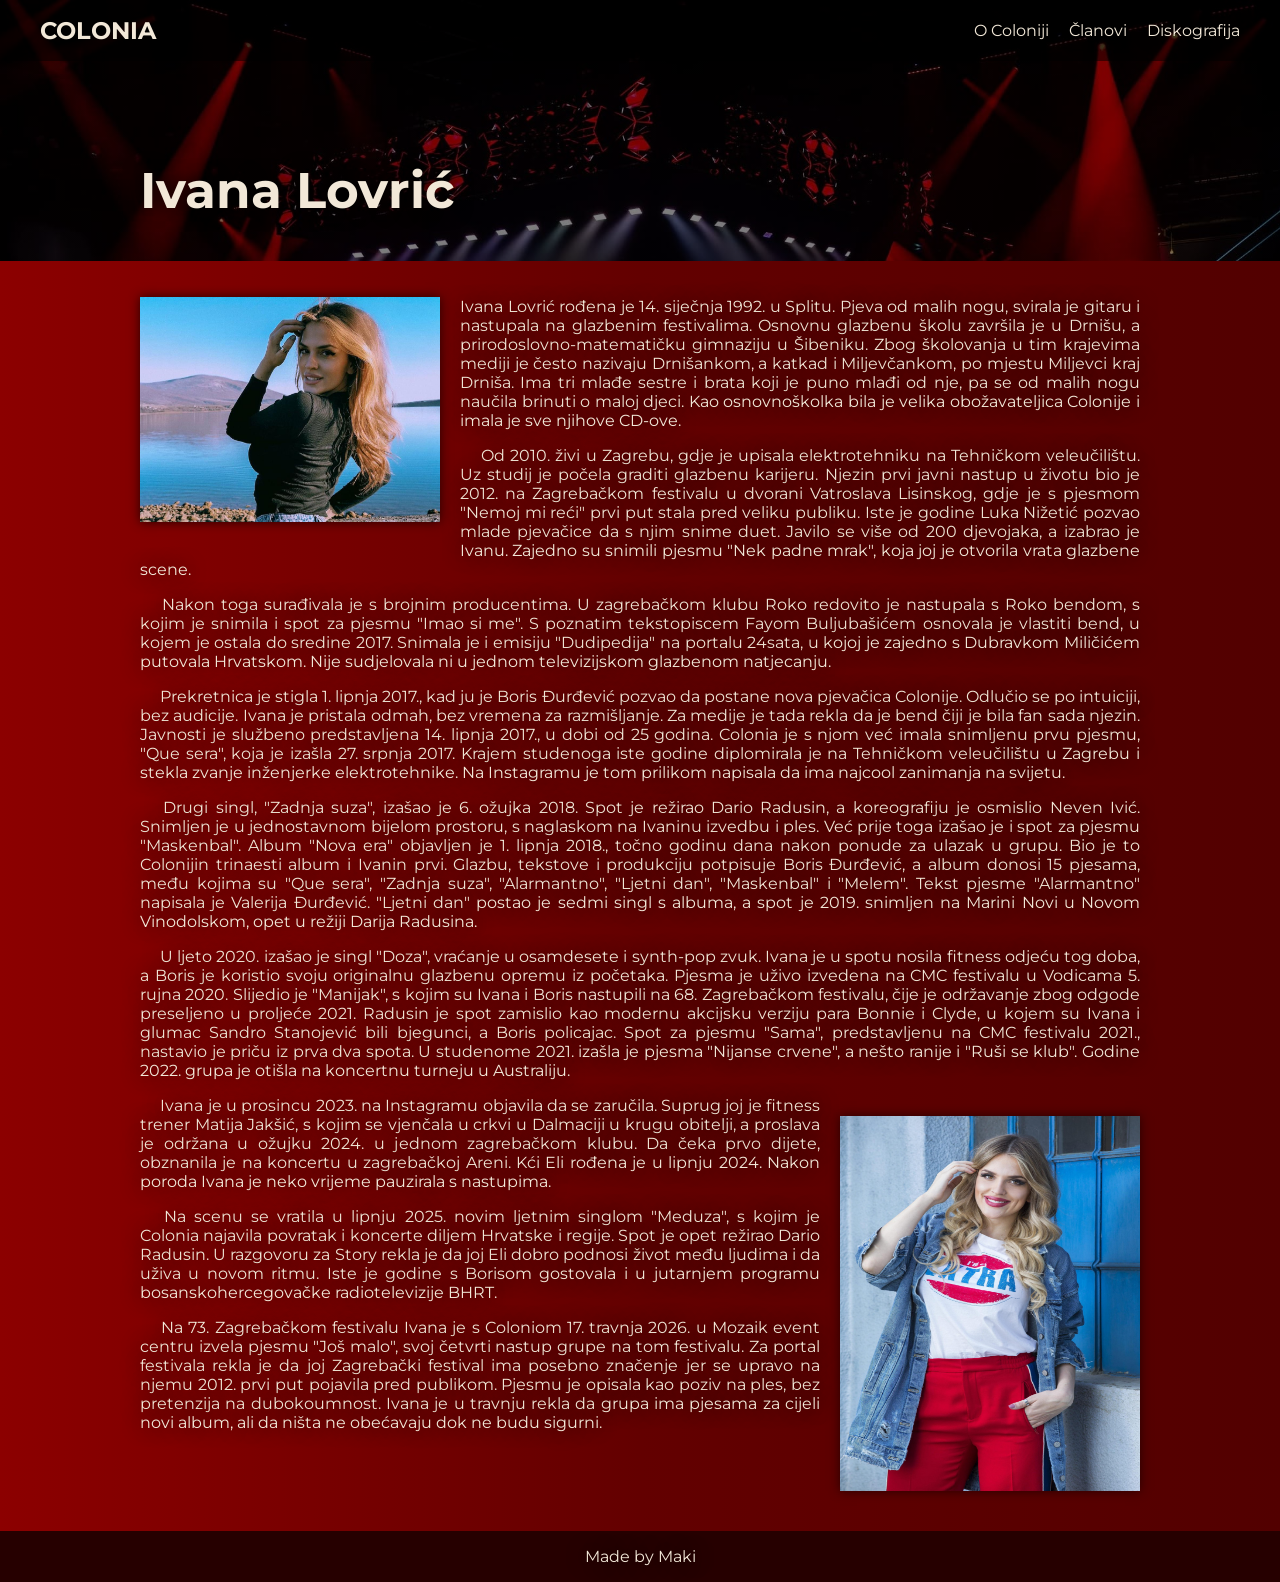
<file: pages/members/ivana-lovric.html>
<!DOCTYPE html>
<html lang="hr">
<head>
    <meta charset="UTF-8">
    <link rel="stylesheet" href="../../style.css">
    <link href="https://fonts.googleapis.com/css2?family=Montserrat:wght@400;700&display=swap" rel="stylesheet">
    <title>Colonia - Ivana Lovrić</title>
</head>
<body>
    <div class="hero-background members-page">
            <header>
                <div class="container">
                    <p class="logo"><a href="../../index.html">COLONIA</a></p>
                    <nav>
                        <a href="../about.html">O Coloniji</a>
                        <a href="../../index.html#members">Članovi</a>
                        <a href="../discography.html">Diskografija</a>
                    </nav>
                 </div>
            </header>
        
            <section class="naslov">
                <div class="container">
                    <main>
                        <h1>Ivana Lovrić</h1>
                    </main>
                </div>
            </section>
        </div>

        <section id="member-info">
            <div class="container">
                <img src="../../images/Ivana-Lovric-new.jpeg" id="image1">
                <p>Ivana Lovrić rođena je 14. siječnja 1992. u Splitu. Pjeva od malih nogu, svirala je gitaru i nastupala na glazbenim festivalima. Osnovnu glazbenu školu završila je u Drnišu, a prirodoslovno-matematičku gimnaziju u Šibeniku. Zbog školovanja u tim krajevima mediji je često nazivaju Drnišankom, a katkad i Miljevčankom, po mjestu Miljevci kraj Drniša. Ima tri mlađe sestre i brata koji je puno mlađi od nje, pa se od malih nogu naučila brinuti o maloj djeci. Kao osnovnoškolka bila je velika obožavateljica Colonije i imala je sve njihove CD-ove.</p>
                <p>&emsp; Od 2010. živi u Zagrebu, gdje je upisala elektrotehniku na Tehničkom veleučilištu. Uz studij je počela graditi glazbenu karijeru. Njezin prvi javni nastup u životu bio je 2012. na Zagrebačkom festivalu u dvorani Vatroslava Lisinskog, gdje je s pjesmom "Nemoj mi reći" prvi put stala pred veliku publiku. Iste je godine Luka Nižetić pozvao mlade pjevačice da s njim snime duet. Javilo se više od 200 djevojaka, a izabrao je Ivanu. Zajedno su snimili pjesmu "Nek padne mrak", koja joj je otvorila vrata glazbene scene.</p>
                <p>&emsp; Nakon toga surađivala je s brojnim producentima. U zagrebačkom klubu Roko redovito je nastupala s Roko bendom, s kojim je snimila i spot za pjesmu "Imao si me". S poznatim tekstopiscem Fayom Buljubašićem osnovala je vlastiti bend, u kojem je ostala do sredine 2017. Snimala je i emisiju "Dudipedija" na portalu 24sata, u kojoj je zajedno s Dubravkom Miličićem putovala Hrvatskom. Nije sudjelovala ni u jednom televizijskom glazbenom natjecanju.</p>
                <p>&emsp; Prekretnica je stigla 1. lipnja 2017., kad ju je Boris Đurđević pozvao da postane nova pjevačica Colonije. Odlučio se po intuiciji, bez audicije. Ivana je pristala odmah, bez vremena za razmišljanje. Za medije je tada rekla da je bend čiji je bila fan sada njezin. Javnosti je službeno predstavljena 14. lipnja 2017., u dobi od 25 godina. Colonia je s njom već imala snimljenu prvu pjesmu, "Que sera", koja je izašla 27. srpnja 2017. Krajem studenoga iste godine diplomirala je na Tehničkom veleučilištu u Zagrebu i stekla zvanje inženjerke elektrotehnike. Na Instagramu je tom prilikom napisala da ima najcool zanimanja na svijetu.</p>
                <p>&emsp; Drugi singl, "Zadnja suza", izašao je 6. ožujka 2018. Spot je režirao Dario Radusin, a koreografiju je osmislio Neven Ivić. Snimljen je u jednostavnom bijelom prostoru, s naglaskom na Ivaninu izvedbu i ples. Već prije toga izašao je i spot za pjesmu "Maskenbal". Album "Nova era" objavljen je 1. lipnja 2018., točno godinu dana nakon ponude za ulazak u grupu. Bio je to Colonijin trinaesti album i Ivanin prvi. Glazbu, tekstove i produkciju potpisuje Boris Đurđević, a album donosi 15 pjesama, među kojima su "Que sera", "Zadnja suza", "Alarmantno", "Ljetni dan", "Maskenbal" i "Melem". Tekst pjesme "Alarmantno" napisala je Valerija Đurđević. "Ljetni dan" postao je sedmi singl s albuma, a spot je 2019. snimljen na Marini Novi u Novom Vinodolskom, opet u režiji Darija Radusina.</p>
                <p>&emsp; U ljeto 2020. izašao je singl "Doza", vraćanje u osamdesete i synth-pop zvuk. Ivana je u spotu nosila fitness odjeću tog doba, a Boris je koristio svoju originalnu glazbenu opremu iz početaka. Pjesma je uživo izvedena na CMC festivalu u Vodicama 5. rujna 2020. Slijedio je "Manijak", s kojim su Ivana i Boris nastupili na 68. Zagrebačkom festivalu, čije je održavanje zbog odgode preseljeno u proljeće 2021. Radusin je spot zamislio kao modernu akcijsku verziju para Bonnie i Clyde, u kojem su Ivana i glumac Sandro Stanojević bili bjegunci, a Boris policajac. Spot za pjesmu "Sama", predstavljenu na CMC festivalu 2021., nastavio je priču iz prva dva spota. U studenome 2021. izašla je pjesma "Nijanse crvene", a nešto ranije i "Ruši se klub". Godine 2022. grupa je otišla na koncertnu turneju u Australiju.</p>
                <img src="../../images/Ivana-Lovrić-2.jpg" id="image4">
                <p>&emsp; Ivana je u prosincu 2023. na Instagramu objavila da se zaručila. Suprug joj je fitness trener Matija Jakšić, s kojim se vjenčala u crkvi u Dalmaciji u krugu obitelji, a proslava je održana u ožujku 2024. u jednom zagrebačkom klubu. Da čeka prvo dijete, obznanila je na koncertu u zagrebačkoj Areni. Kći Eli rođena je u lipnju 2024. Nakon poroda Ivana je neko vrijeme pauzirala s nastupima.</p>
                <p>&emsp; Na scenu se vratila u lipnju 2025. novim ljetnim singlom "Meduza", s kojim je Colonia najavila povratak i koncerte diljem Hrvatske i regije. Spot je opet režirao Dario Radusin. U razgovoru za Story rekla je da joj Eli dobro podnosi život među ljudima i da uživa u novom ritmu. Iste je godine s Borisom gostovala i u jutarnjem programu bosanskohercegovačke radiotelevizije BHRT.</p>
                <p>&emsp; Na 73. Zagrebačkom festivalu Ivana je s Coloniom 17. travnja 2026. u Mozaik event centru izvela pjesmu "Još malo", svoj četvrti nastup grupe na tom festivalu. Za portal festivala rekla je da joj Zagrebački festival ima posebno značenje jer se upravo na njemu 2012. prvi put pojavila pred publikom. Pjesmu je opisala kao poziv na ples, bez pretenzija na dubokoumnost. Ivana je u travnju rekla da grupa ima pjesama za cijeli novi album, ali da ništa ne obećavaju dok ne budu sigurni.</p>
            </div>
        </section>

        <footer>
            <div class="container">
                <p>Made by <a href="https://github.com/rakicdev">Maki</a></p>
            </div>
        </footer>
</body>
</html>
</file>
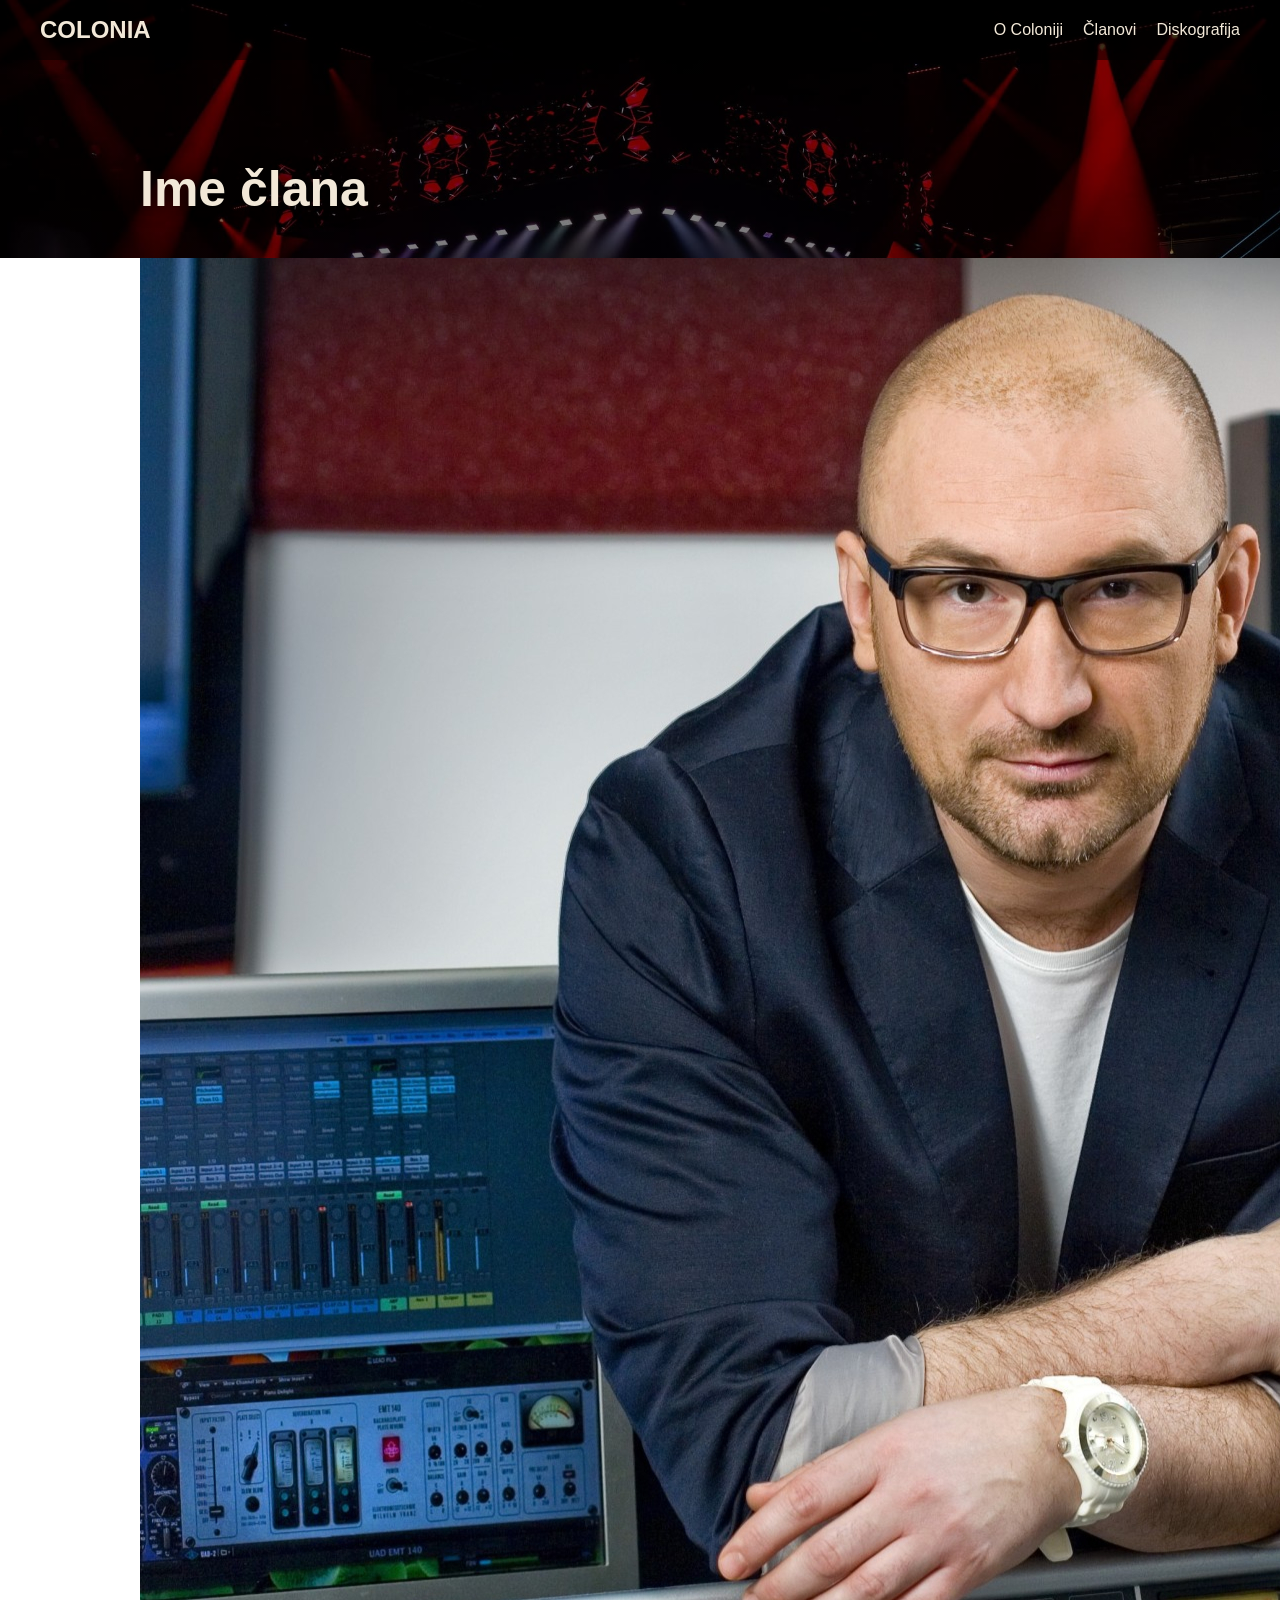
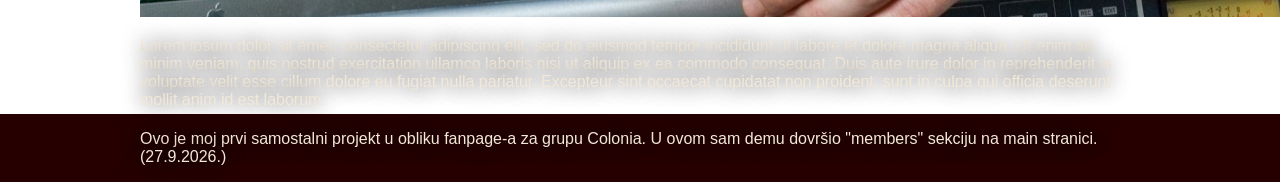
<file: pages/members/template.html>
<!DOCTYPE html>
<html>
<head>
    <meta charset="UTF-8">
    <link rel="stylesheet" href="../../style.css">
    <title>Colonia - Member Template</title>
</head>
<body>
    <div class="hero-background members-page">
            <header>
                <div class="container">
                    <p class="logo">COLONIA</p>
                    <nav>
                        <a>O Coloniji</a>
                        <a>Članovi</a>
                        <a>Diskografija</a>
                    </nav>
                 </div>
            </header>
        
            <section class="naslov">
                <div class="container">
                    <main>
                        <h1>Ime člana</h1>
                    </main>
                </div>
            </section>
        </div>

        <section class="member-info">
            <div class="container">
                <img src="../../images/Boris-Djurdjevic-new.jpg">
                <p>Lorem ipsum dolor sit amet, consectetur adipiscing elit, sed do eiusmod tempor incididunt ut labore et dolore magna aliqua. Ut enim ad minim veniam, quis nostrud exercitation ullamco laboris nisi ut aliquip ex ea commodo consequat. Duis aute irure dolor in reprehenderit in voluptate velit esse cillum dolore eu fugiat nulla pariatur. Excepteur sint occaecat cupidatat non proident, sunt in culpa qui officia deserunt mollit anim id est laborum.</p>
            </div>
        </section>

        <footer>
            <div class="container">
                <p>Ovo je moj prvi samostalni projekt u obliku fanpage-a za grupu Colonia. U ovom sam demu dovršio "members" sekciju na main stranici. (27.9.2026.)</p>
            </div>
        </footer>
</body>
</html>
</file>
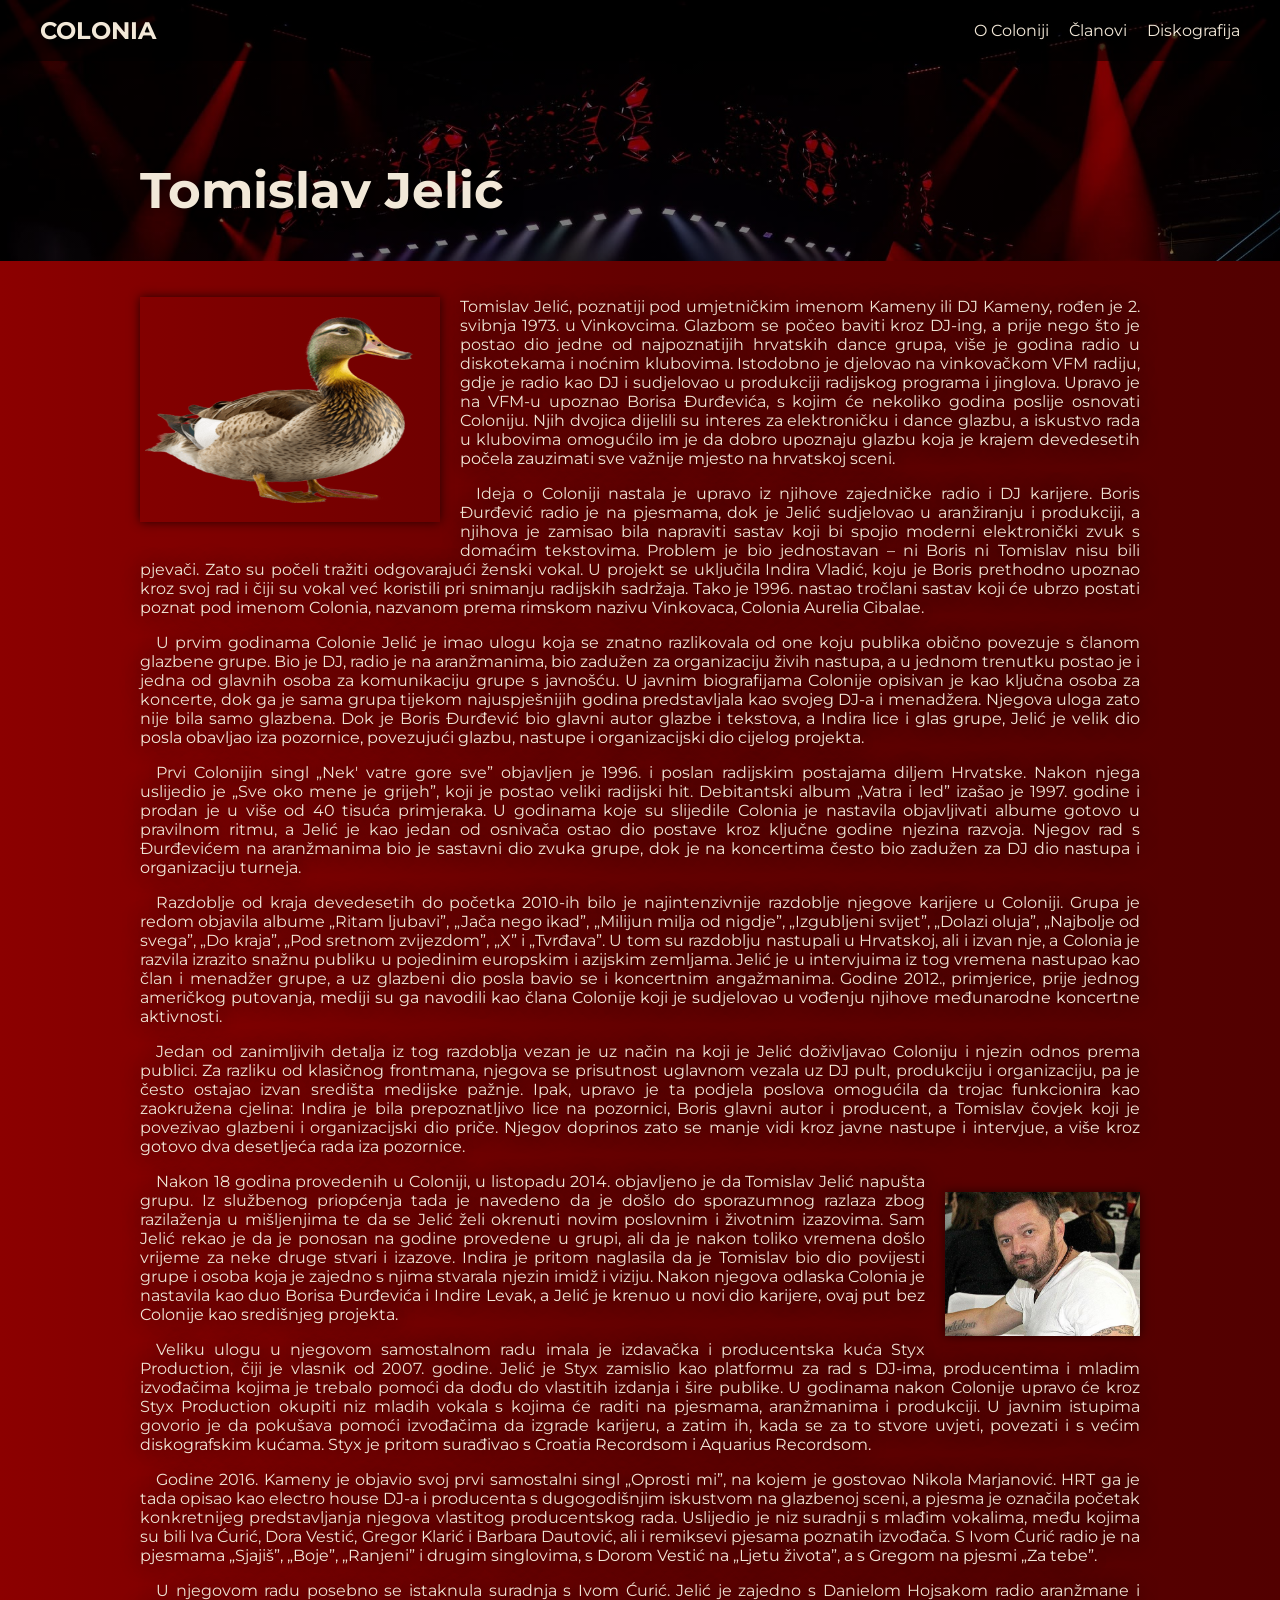
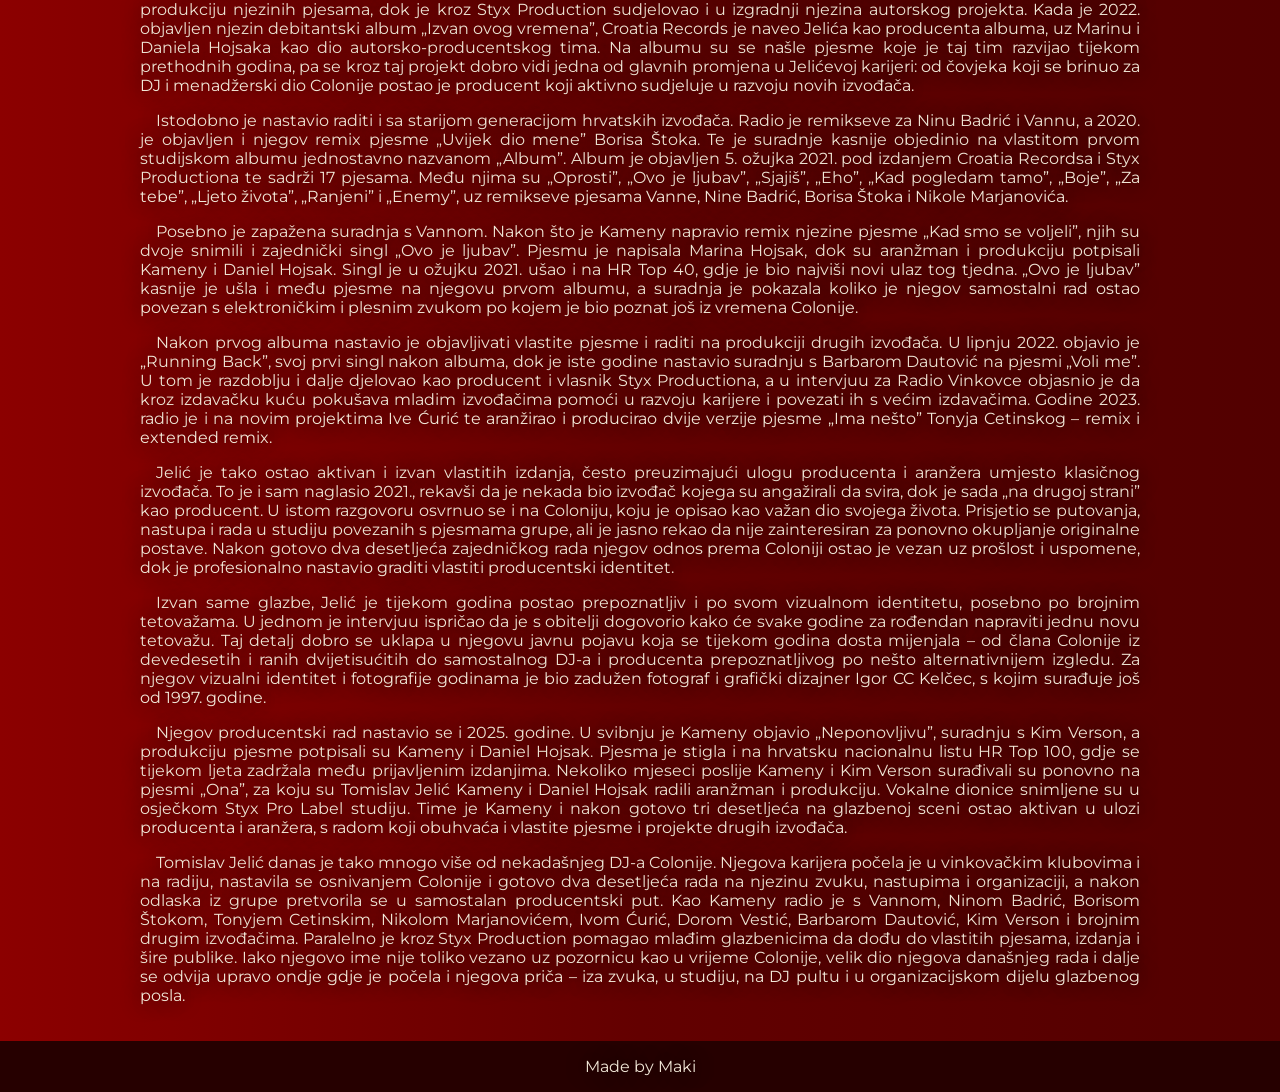
<file: pages/members/tomislav-jelic.html>
<!DOCTYPE html>
<html lang="hr">
<head>
    <meta charset="UTF-8">
    <link rel="stylesheet" href="../../style.css">
    <link href="https://fonts.googleapis.com/css2?family=Montserrat:wght@400;700&display=swap" rel="stylesheet">
    <title>Colonia - Tomislav Jelić</title>
</head>
<body>
    <div class="hero-background members-page">
            <header>
                <div class="container">
                    <p class="logo"><a href="../../index.html">COLONIA</a></p>
                    <nav>
                        <a href="../about.html">O Coloniji</a>
                        <a href="../../index.html#members">Članovi</a>
                        <a href="../discography.html">Diskografija</a>
                    </nav>
                 </div>
            </header>
        
            <section class="naslov">
                <div class="container">
                    <main>
                        <h1>Tomislav Jelić</h1>
                    </main>
                </div>
            </section>
        </div>

        <section id="member-info">
            <div class="container"> 
                <img src="../../images/tomislavjelic.png" id="image1">
                <p>Tomislav Jelić, poznatiji pod umjetničkim imenom Kameny ili DJ Kameny, rođen je 2. svibnja 1973. u Vinkovcima. Glazbom se počeo baviti kroz DJ-ing, a prije nego što je postao dio jedne od najpoznatijih hrvatskih dance grupa, više je godina radio u diskotekama i noćnim klubovima. Istodobno je djelovao na vinkovačkom VFM radiju, gdje je radio kao DJ i sudjelovao u produkciji radijskog programa i jinglova. Upravo je na VFM-u upoznao Borisa Đurđevića, s kojim će nekoliko godina poslije osnovati Coloniju. Njih dvojica dijelili su interes za elektroničku i dance glazbu, a iskustvo rada u klubovima omogućilo im je da dobro upoznaju glazbu koja je krajem devedesetih počela zauzimati sve važnije mjesto na hrvatskoj sceni. </p>
                <p>&emsp;Ideja o Coloniji nastala je upravo iz njihove zajedničke radio i DJ karijere. Boris Đurđević radio je na pjesmama, dok je Jelić sudjelovao u aranžiranju i produkciji, a njihova je zamisao bila napraviti sastav koji bi spojio moderni elektronički zvuk s domaćim tekstovima. Problem je bio jednostavan – ni Boris ni Tomislav nisu bili pjevači. Zato su počeli tražiti odgovarajući ženski vokal. U projekt se uključila Indira Vladić, koju je Boris prethodno upoznao kroz svoj rad i čiji su vokal već koristili pri snimanju radijskih sadržaja. Tako je 1996. nastao tročlani sastav koji će ubrzo postati poznat pod imenom Colonia, nazvanom prema rimskom nazivu Vinkovaca, Colonia Aurelia Cibalae.</p>
                <p>&emsp;U prvim godinama Colonie Jelić je imao ulogu koja se znatno razlikovala od one koju publika obično povezuje s članom glazbene grupe. Bio je DJ, radio je na aranžmanima, bio zadužen za organizaciju živih nastupa, a u jednom trenutku postao je i jedna od glavnih osoba za komunikaciju grupe s javnošću. U javnim biografijama Colonije opisivan je kao ključna osoba za koncerte, dok ga je sama grupa tijekom najuspješnijih godina predstavljala kao svojeg DJ-a i menadžera. Njegova uloga zato nije bila samo glazbena. Dok je Boris Đurđević bio glavni autor glazbe i tekstova, a Indira lice i glas grupe, Jelić je velik dio posla obavljao iza pozornice, povezujući glazbu, nastupe i organizacijski dio cijelog projekta.</p>
                <p>&emsp;Prvi Colonijin singl „Nek' vatre gore sve” objavljen je 1996. i poslan radijskim postajama diljem Hrvatske. Nakon njega uslijedio je „Sve oko mene je grijeh”, koji je postao veliki radijski hit. Debitantski album „Vatra i led” izašao je 1997. godine i prodan je u više od 40 tisuća primjeraka. U godinama koje su slijedile Colonia je nastavila objavljivati albume gotovo u pravilnom ritmu, a Jelić je kao jedan od osnivača ostao dio postave kroz ključne godine njezina razvoja. Njegov rad s Đurđevićem na aranžmanima bio je sastavni dio zvuka grupe, dok je na koncertima često bio zadužen za DJ dio nastupa i organizaciju turneja.</p>
                <p>&emsp;Razdoblje od kraja devedesetih do početka 2010-ih bilo je najintenzivnije razdoblje njegove karijere u Coloniji. Grupa je redom objavila albume „Ritam ljubavi”, „Jača nego ikad”, „Milijun milja od nigdje”, „Izgubljeni svijet”, „Dolazi oluja”, „Najbolje od svega”, „Do kraja”, „Pod sretnom zvijezdom”, „X” i „Tvrđava”. U tom su razdoblju nastupali u Hrvatskoj, ali i izvan nje, a Colonia je razvila izrazito snažnu publiku u pojedinim europskim i azijskim zemljama. Jelić je u intervjuima iz tog vremena nastupao kao član i menadžer grupe, a uz glazbeni dio posla bavio se i koncertnim angažmanima. Godine 2012., primjerice, prije jednog američkog putovanja, mediji su ga navodili kao člana Colonije koji je sudjelovao u vođenju njihove međunarodne koncertne aktivnosti.</p>
                <p>&emsp;Jedan od zanimljivih detalja iz tog razdoblja vezan je uz način na koji je Jelić doživljavao Coloniju i njezin odnos prema publici. Za razliku od klasičnog frontmana, njegova se prisutnost uglavnom vezala uz DJ pult, produkciju i organizaciju, pa je često ostajao izvan središta medijske pažnje. Ipak, upravo je ta podjela poslova omogućila da trojac funkcionira kao zaokružena cjelina: Indira je bila prepoznatljivo lice na pozornici, Boris glavni autor i producent, a Tomislav čovjek koji je povezivao glazbeni i organizacijski dio priče. Njegov doprinos zato se manje vidi kroz javne nastupe i intervjue, a više kroz gotovo dva desetljeća rada iza pozornice.</p>
                <img src="../../images/Tomislav-Jelić-2.jpg" id="image5">
                <p>&emsp;Nakon 18 godina provedenih u Coloniji, u listopadu 2014. objavljeno je da Tomislav Jelić napušta grupu. Iz službenog priopćenja tada je navedeno da je došlo do sporazumnog razlaza zbog razilaženja u mišljenjima te da se Jelić želi okrenuti novim poslovnim i životnim izazovima. Sam Jelić rekao je da je ponosan na godine provedene u grupi, ali da je nakon toliko vremena došlo vrijeme za neke druge stvari i izazove. Indira je pritom naglasila da je Tomislav bio dio povijesti grupe i osoba koja je zajedno s njima stvarala njezin imidž i viziju. Nakon njegova odlaska Colonia je nastavila kao duo Borisa Đurđevića i Indire Levak, a Jelić je krenuo u novi dio karijere, ovaj put bez Colonije kao središnjeg projekta.</p>
                <p>&emsp;Veliku ulogu u njegovom samostalnom radu imala je izdavačka i producentska kuća Styx Production, čiji je vlasnik od 2007. godine. Jelić je Styx zamislio kao platformu za rad s DJ-ima, producentima i mladim izvođačima kojima je trebalo pomoći da dođu do vlastitih izdanja i šire publike. U godinama nakon Colonije upravo će kroz Styx Production okupiti niz mladih vokala s kojima će raditi na pjesmama, aranžmanima i produkciji. U javnim istupima govorio je da pokušava pomoći izvođačima da izgrade karijeru, a zatim ih, kada se za to stvore uvjeti, povezati i s većim diskografskim kućama. Styx je pritom surađivao s Croatia Recordsom i Aquarius Recordsom.</p>
                <p>&emsp;Godine 2016. Kameny je objavio svoj prvi samostalni singl „Oprosti mi”, na kojem je gostovao Nikola Marjanović. HRT ga je tada opisao kao electro house DJ-a i producenta s dugogodišnjim iskustvom na glazbenoj sceni, a pjesma je označila početak konkretnijeg predstavljanja njegova vlastitog producentskog rada. Uslijedio je niz suradnji s mlađim vokalima, među kojima su bili Iva Ćurić, Dora Vestić, Gregor Klarić i Barbara Dautović, ali i remiksevi pjesama poznatih izvođača. S Ivom Ćurić radio je na pjesmama „Sjajiš”, „Boje”, „Ranjeni” i drugim singlovima, s Dorom Vestić na „Ljetu života”, a s Gregom na pjesmi „Za tebe”.</p>
                <p>&emsp;U njegovom radu posebno se istaknula suradnja s Ivom Ćurić. Jelić je zajedno s Danielom Hojsakom radio aranžmane i produkciju njezinih pjesama, dok je kroz Styx Production sudjelovao i u izgradnji njezina autorskog projekta. Kada je 2022. objavljen njezin debitantski album „Izvan ovog vremena”, Croatia Records je naveo Jelića kao producenta albuma, uz Marinu i Daniela Hojsaka kao dio autorsko-producentskog tima. Na albumu su se našle pjesme koje je taj tim razvijao tijekom prethodnih godina, pa se kroz taj projekt dobro vidi jedna od glavnih promjena u Jelićevoj karijeri: od čovjeka koji se brinuo za DJ i menadžerski dio Colonije postao je producent koji aktivno sudjeluje u razvoju novih izvođača.</p>
                <p>&emsp;Istodobno je nastavio raditi i sa starijom generacijom hrvatskih izvođača. Radio je remikseve za Ninu Badrić i Vannu, a 2020. je objavljen i njegov remix pjesme „Uvijek dio mene” Borisa Štoka. Te je suradnje kasnije objedinio na vlastitom prvom studijskom albumu jednostavno nazvanom „Album”. Album je objavljen 5. ožujka 2021. pod izdanjem Croatia Recordsa i Styx Productiona te sadrži 17 pjesama. Među njima su „Oprosti”, „Ovo je ljubav”, „Sjajiš”, „Eho”, „Kad pogledam tamo”, „Boje”, „Za tebe”, „Ljeto života”, „Ranjeni” i „Enemy”, uz remikseve pjesama Vanne, Nine Badrić, Borisa Štoka i Nikole Marjanovića.</p>
                <p>&emsp;Posebno je zapažena suradnja s Vannom. Nakon što je Kameny napravio remix njezine pjesme „Kad smo se voljeli”, njih su dvoje snimili i zajednički singl „Ovo je ljubav”. Pjesmu je napisala Marina Hojsak, dok su aranžman i produkciju potpisali Kameny i Daniel Hojsak. Singl je u ožujku 2021. ušao i na HR Top 40, gdje je bio najviši novi ulaz tog tjedna. „Ovo je ljubav” kasnije je ušla i među pjesme na njegovu prvom albumu, a suradnja je pokazala koliko je njegov samostalni rad ostao povezan s elektroničkim i plesnim zvukom po kojem je bio poznat još iz vremena Colonije.</p>
                <p>&emsp;Nakon prvog albuma nastavio je objavljivati vlastite pjesme i raditi na produkciji drugih izvođača. U lipnju 2022. objavio je „Running Back”, svoj prvi singl nakon albuma, dok je iste godine nastavio suradnju s Barbarom Dautović na pjesmi „Voli me”. U tom je razdoblju i dalje djelovao kao producent i vlasnik Styx Productiona, a u intervjuu za Radio Vinkovce objasnio je da kroz izdavačku kuću pokušava mladim izvođačima pomoći u razvoju karijere i povezati ih s većim izdavačima. Godine 2023. radio je i na novim projektima Ive Ćurić te aranžirao i producirao dvije verzije pjesme „Ima nešto” Tonyja Cetinskog – remix i extended remix.</p>
                <p>&emsp;Jelić je tako ostao aktivan i izvan vlastitih izdanja, često preuzimajući ulogu producenta i aranžera umjesto klasičnog izvođača. To je i sam naglasio 2021., rekavši da je nekada bio izvođač kojega su angažirali da svira, dok je sada „na drugoj strani” kao producent. U istom razgovoru osvrnuo se i na Coloniju, koju je opisao kao važan dio svojega života. Prisjetio se putovanja, nastupa i rada u studiju povezanih s pjesmama grupe, ali je jasno rekao da nije zainteresiran za ponovno okupljanje originalne postave. Nakon gotovo dva desetljeća zajedničkog rada njegov odnos prema Coloniji ostao je vezan uz prošlost i uspomene, dok je profesionalno nastavio graditi vlastiti producentski identitet.</p>
                <p>&emsp;Izvan same glazbe, Jelić je tijekom godina postao prepoznatljiv i po svom vizualnom identitetu, posebno po brojnim tetovažama. U jednom je intervjuu ispričao da je s obitelji dogovorio kako će svake godine za rođendan napraviti jednu novu tetovažu. Taj detalj dobro se uklapa u njegovu javnu pojavu koja se tijekom godina dosta mijenjala – od člana Colonije iz devedesetih i ranih dvijetisućitih do samostalnog DJ-a i producenta prepoznatljivog po nešto alternativnijem izgledu. Za njegov vizualni identitet i fotografije godinama je bio zadužen fotograf i grafički dizajner Igor CC Kelčec, s kojim surađuje još od 1997. godine.</p>
                <p>&emsp;Njegov producentski rad nastavio se i 2025. godine. U svibnju je Kameny objavio „Neponovljivu”, suradnju s Kim Verson, a produkciju pjesme potpisali su Kameny i Daniel Hojsak. Pjesma je stigla i na hrvatsku nacionalnu listu HR Top 100, gdje se tijekom ljeta zadržala među prijavljenim izdanjima. Nekoliko mjeseci poslije Kameny i Kim Verson surađivali su ponovno na pjesmi „Ona”, za koju su Tomislav Jelić Kameny i Daniel Hojsak radili aranžman i produkciju. Vokalne dionice snimljene su u osječkom Styx Pro Label studiju. Time je Kameny i nakon gotovo tri desetljeća na glazbenoj sceni ostao aktivan u ulozi producenta i aranžera, s radom koji obuhvaća i vlastite pjesme i projekte drugih izvođača.</p>
                <p>&emsp;Tomislav Jelić danas je tako mnogo više od nekadašnjeg DJ-a Colonije. Njegova karijera počela je u vinkovačkim klubovima i na radiju, nastavila se osnivanjem Colonije i gotovo dva desetljeća rada na njezinu zvuku, nastupima i organizaciji, a nakon odlaska iz grupe pretvorila se u samostalan producentski put. Kao Kameny radio je s Vannom, Ninom Badrić, Borisom Štokom, Tonyjem Cetinskim, Nikolom Marjanovićem, Ivom Ćurić, Dorom Vestić, Barbarom Dautović, Kim Verson i brojnim drugim izvođačima. Paralelno je kroz Styx Production pomagao mlađim glazbenicima da dođu do vlastitih pjesama, izdanja i šire publike. Iako njegovo ime nije toliko vezano uz pozornicu kao u vrijeme Colonije, velik dio njegova današnjeg rada i dalje se odvija upravo ondje gdje je počela i njegova priča – iza zvuka, u studiju, na DJ pultu i u organizacijskom dijelu glazbenog posla.</p>
            </div>
        </section>

        <footer>
            <div class="container">
               <p>Made by <a href="https://github.com/rakicdev">Maki</a></p>
            </div>
        </footer>
</body>
</html>
</file>
<file: style.css>
html {
    scroll-behavior: smooth;
    text-shadow: 0 0 20px black;
}

body {
    font-family: 'Montserrat', sans-serif;
    margin:0;
    padding:0;
    color: #F2E8D8;
    min-height: 100dvh;
    display:flex;
    flex-direction:column;
}

.container {
    max-width: 1000px;
    margin: 0 auto;
}

header {
    position: fixed;
    top: 0;
    left: 0;
    width: 100%;
    z-index: 9999;
    background-color: #00000080;
}

nav {
    gap: 20px;
    display: flex;
    flex-direction:row;
}

.logo {
    font-size: 24px;
    font-weight: bold;
    margin: 16px 0;
}

a {
    text-decoration: none;
    color: #F2E8D8;
}

header .container, 
.hero .container {
    display:flex;
    flex-direction:row;
    justify-content:space-between;
    align-items:center;
}

.hero .container {
    gap:30px;
    padding-top: 100px;
    align-items: flex-end;
    height: 80dvb;
}

header .container {
    max-width: 1200px;
}

main {
    display: flex;
    flex-direction:column;
    align-items:space-between;
    padding:0;
    gap:24px;
}

.hero h1 {
    font-size:50px; 
    font-weight:bolder; 
    margin: 0;
}

.hero-background {
    background-image: linear-gradient(#00000080, #00000080), url("./images/hero-image.jpg");
    background-size: cover;
    background-repeat: no-repeat;
    background-position: center 65%;
    background-attachment: fixed;
    padding-bottom: 20px;
    min-height: 100dvb;
}

.hero-image {
    max-width:400px;
    height:auto;
}

.hero-button {
    display:block;
    height:35px;
    width:200px;
    padding: 0 20px;
    font-size:16px;
    background: #960000;
    background: linear-gradient(90deg, rgba(150, 0, 0, 1) 0%, rgba(99, 0, 0, 1) 50%, rgba(82, 0, 0, 1) 100%);
    border: 0;
    box-shadow:   0 0 20px #000000;
    color:white; 
    text-align: center;
    align-content:center;
}

#members {
    padding-top: 20px;
    padding-bottom: 20px;
    background: #8c0000;
    background: linear-gradient(90deg, rgba(140, 0, 0, 1) 0%, rgba(99, 0, 0, 1) 50%, rgba(82, 0, 0, 1) 100%);  
    border-style: solid;
    border-width: 2px 0;
    border-color: #260000;
}

#members h2 {
    padding: 0 0 20px 0;
}

#members .container {
    display:flex;
    flex-direction:row;
    flex-wrap: wrap;
    justify-content: space-between;
}

.member {
    display:flex;
    flex-direction:column;
    justify-content: center;
    min-height: auto;
}

.member h2 {
    justify-self: center;
}

.member img {
    width:200px;
    height:150px;
    box-shadow: 0 0 15px black;
}

footer {
    display:flex;
    align-items: center;
    justify-content: center;
    margin-top: auto;
    background-color:#260000;
    color:#F2E8D8;
}

.hero-background.members-page {
    padding-top: 160px;
    padding-bottom: 40px;
    min-height:0;
    background-image:  linear-gradient(#00000080, #00000080), url("./images/hero-image.jpg");
    background-repeat: no-repeat;
    background-position: center 65%;
    background-size: cover;
    background-attachment: fixed;
}

.naslov h1 {
    font-size: 50px;
    margin:0px;
    margin:0px;
}

#image1 {
    float: left;
    width: 300px;
    height: 225px;
    margin: 0 20px 20px 0;
    box-shadow: 0 0 10px #260000;
}

#image2 {
    float: right;
    width: 200px;
    height: 280px;
}

#image3 {
    float: right;
    width:200px;
    height:300px;
}

#image4 {
    float: right;
    width:300px;
    height:375px;
}

#image5 {
    float:right;
    width:195px;
    height:144px;
}

#image2, #image3, #image4, #image5 {
    margin: 20px 0 20px 20px;
    box-shadow: 0 0 10px #260000;
}

.member-info p {
    margin-bottom: 5px;
}
#member-info, #about-info, #discography-info {
    background: linear-gradient(90deg, rgba(140, 0, 0, 1) 0%, rgba(99, 0, 0, 1) 50%, rgba(82, 0, 0, 1) 100%);
    height: auto;
    display: flow-root;
    padding: 20px 0;
    border-width: 2px 0;
    border-color: #260000;
    text-align:justify;
    flex:1;
}

#discography {
    padding: 20px 0;
    background: #590000;
    background: linear-gradient(90deg, rgba(89, 0, 0, 1) 0%, rgba(56, 0, 0, 1) 50%, rgba(0, 0, 0, 1) 100%);
}

.section-name {
    font-size: 26px;
    justify-self: center;
}

.discography-section {
    display:flex;
    flex-direction:row;
    gap: 20px;
}

.discography-image {
    width: 490px;
    height: auto;
}

.discography-text {
    display:flex;
    flex-direction: column;
    gap:20px;
}

.discography-info {
    background-color :#590000;
    box-shadow:0 0 20px #000000;
    width: 490px;
    padding: 20px;
    font-size:20px;
}

.discography-button {
    display:block;
    height:35px;
    width:490px;
    padding: 0 20px;
    font-size:16px;
    background: #960000;
    background: linear-gradient(90deg, rgba(150, 0, 0, 1) 0%, rgba(99, 0, 0, 1) 50%, rgba(82, 0, 0, 1) 100%);
    border: 0;
    box-shadow:   0 0 20px #000000;
    color:white; 
    text-align: center;
    align-content:center;
}
</file>
